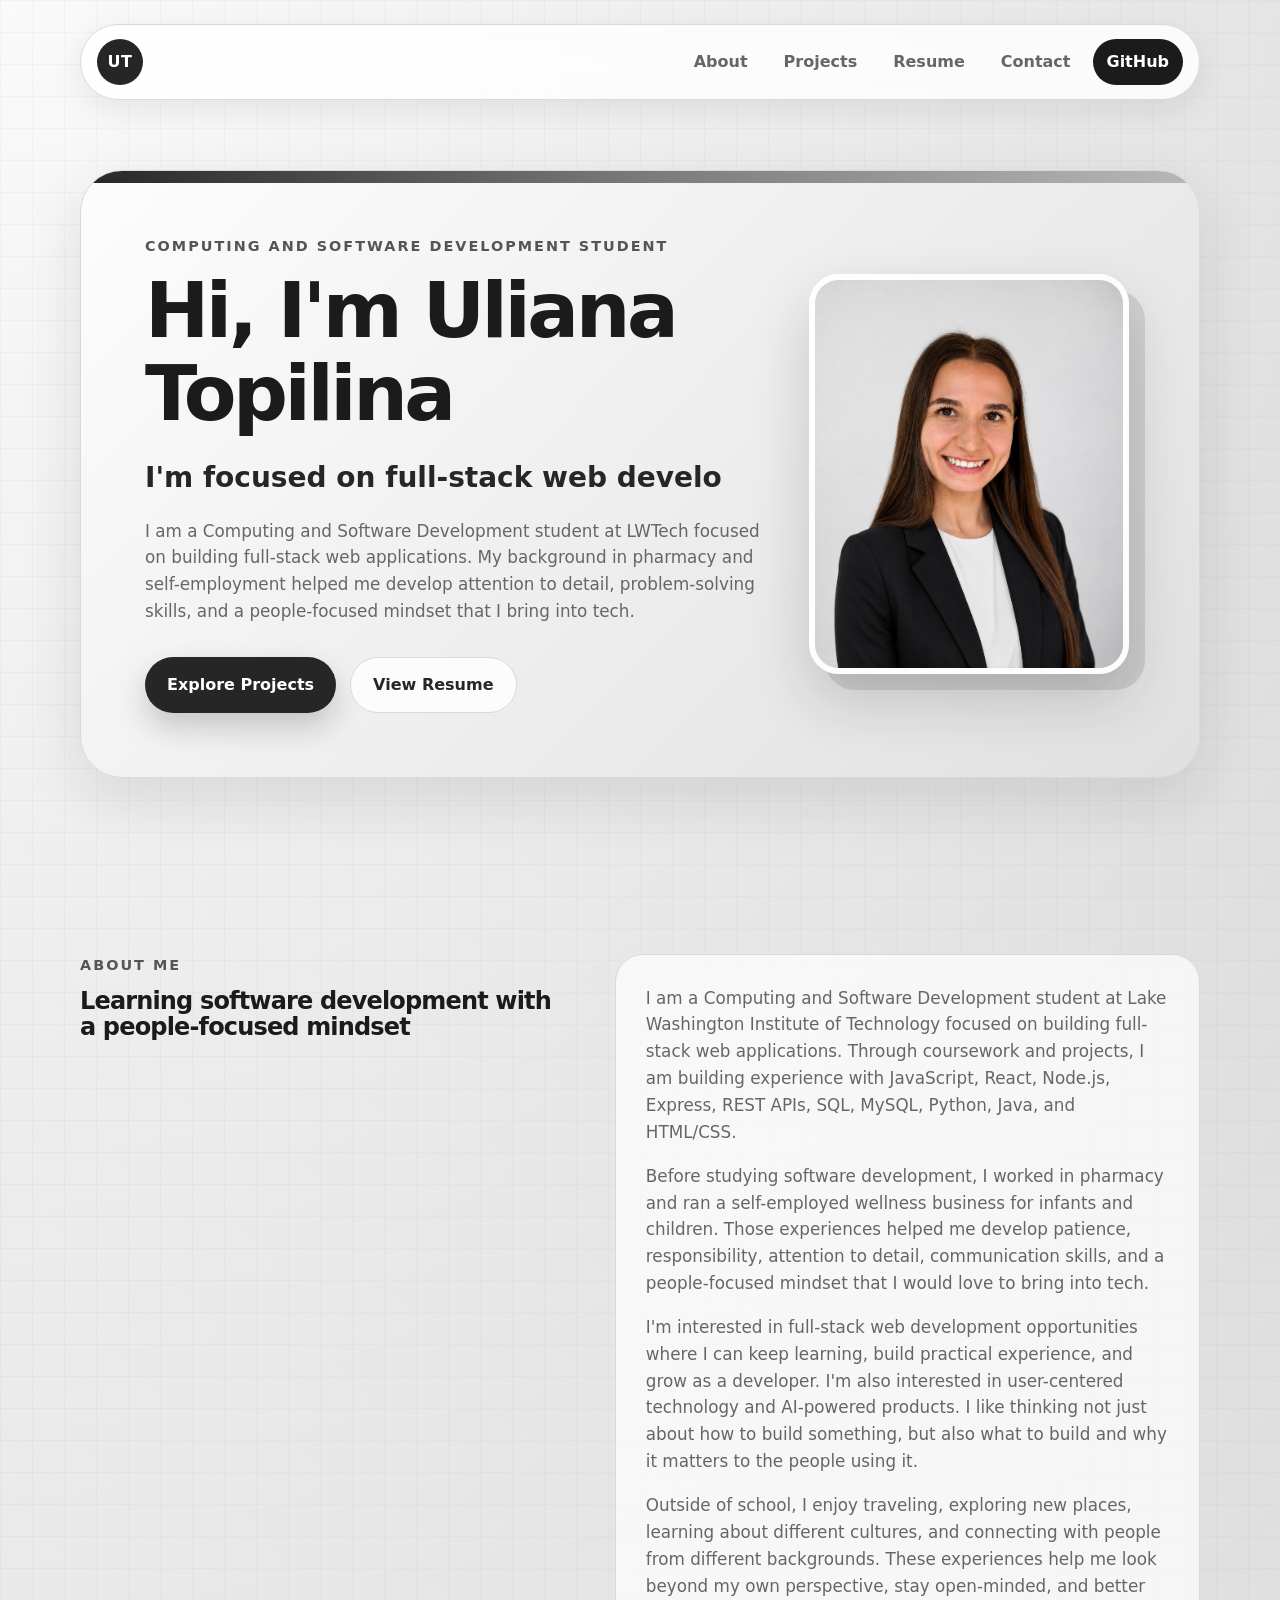
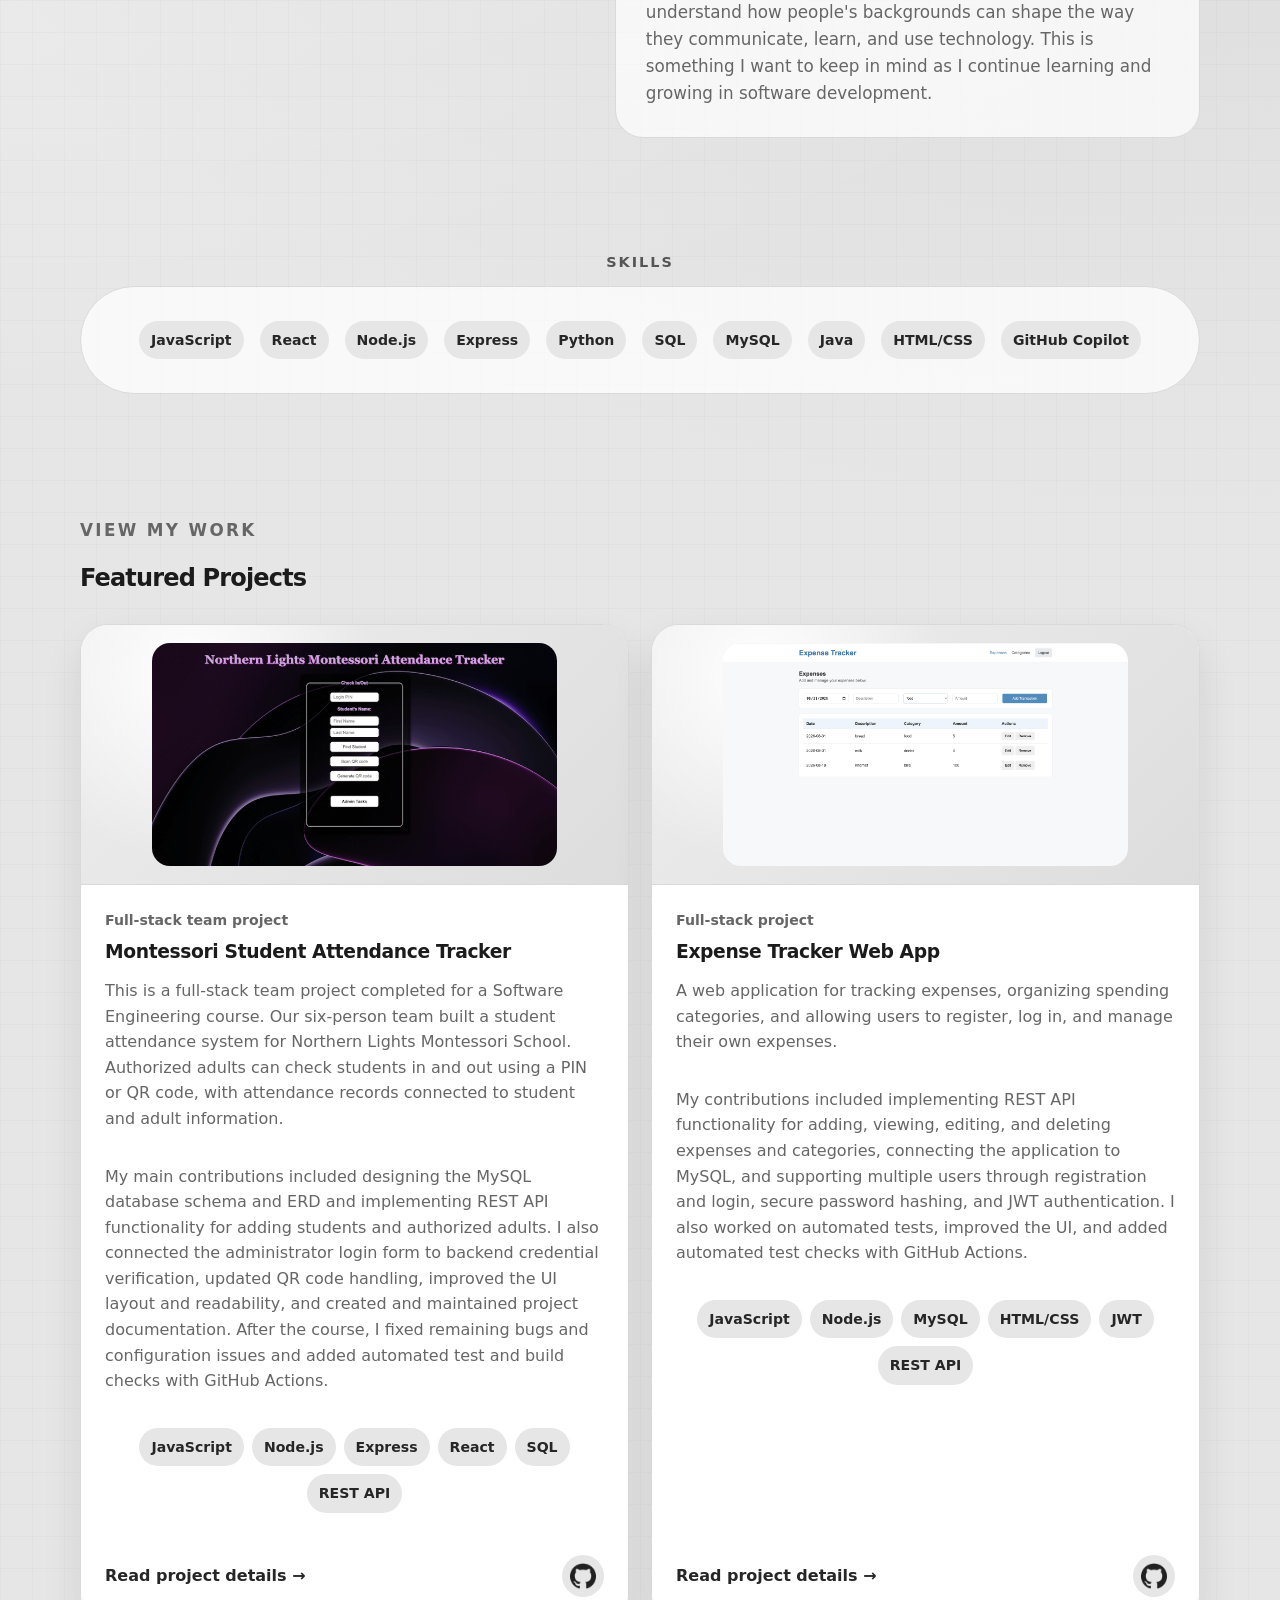
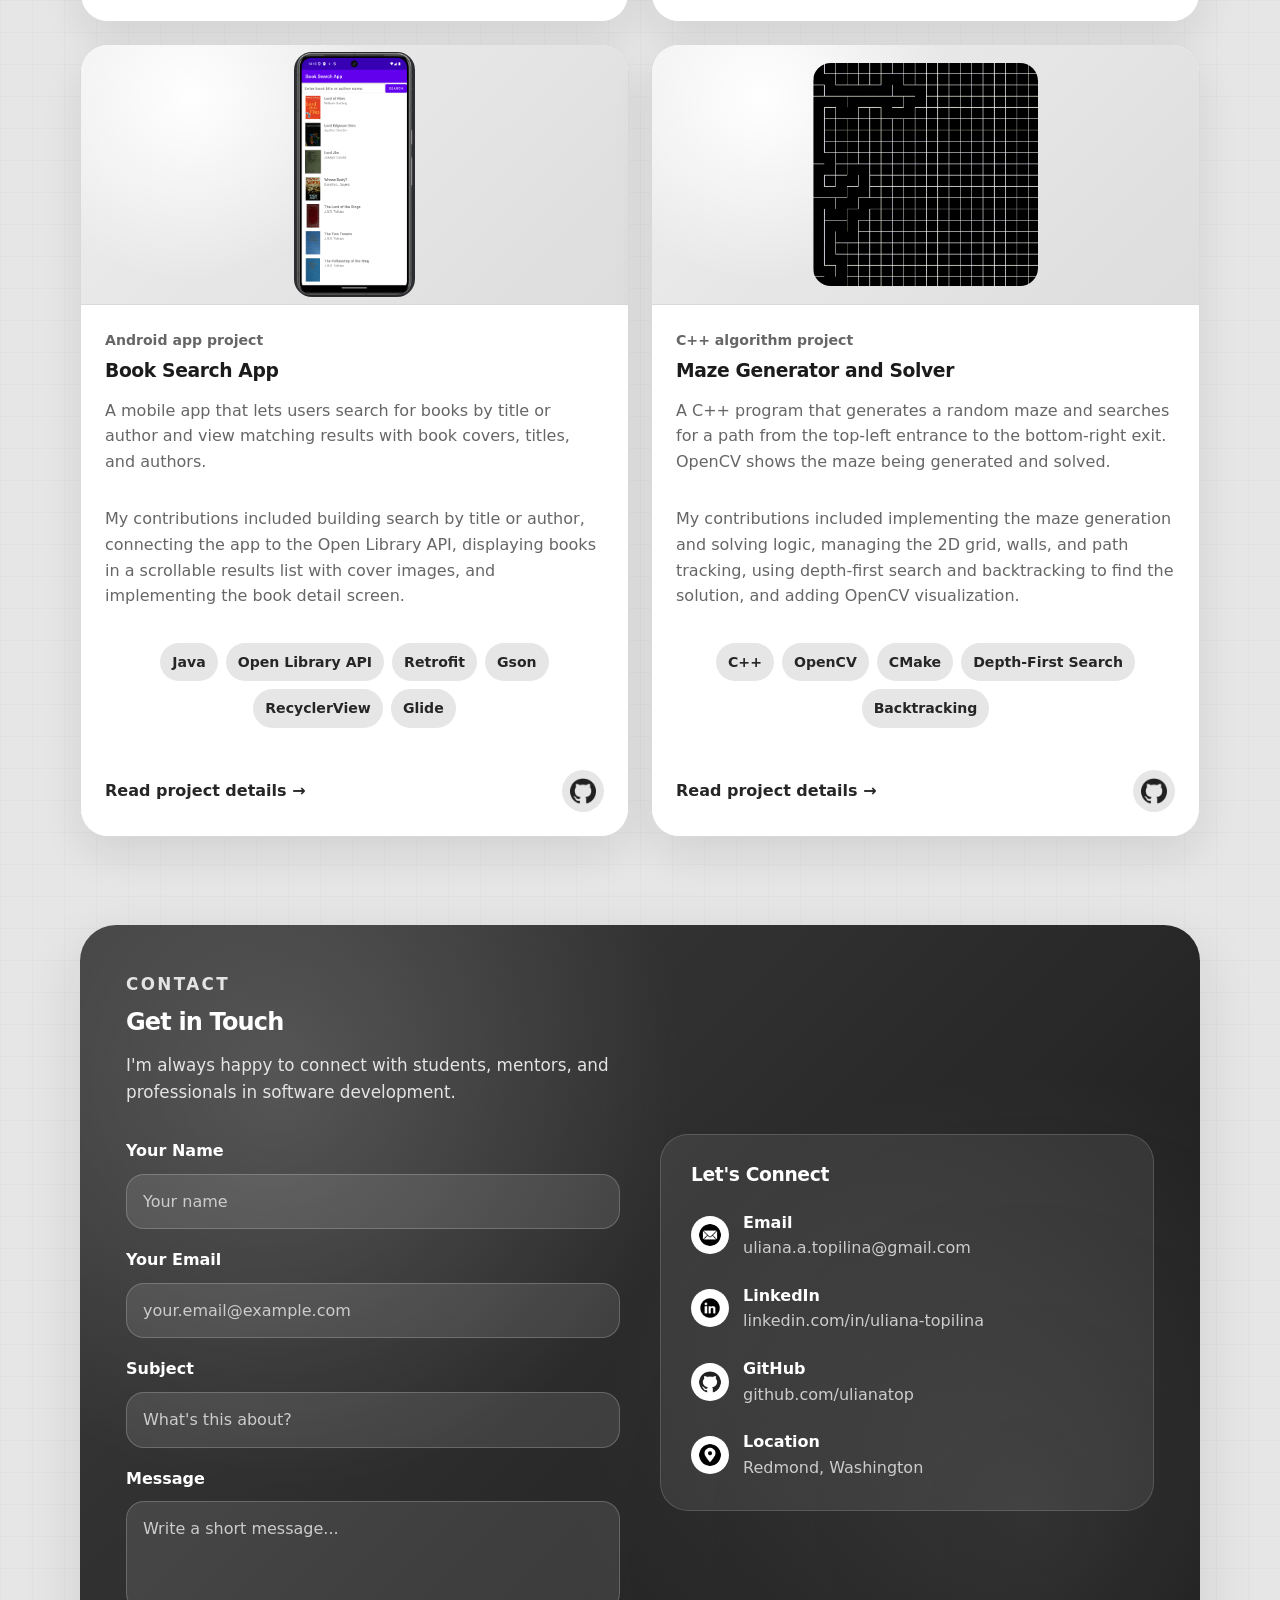
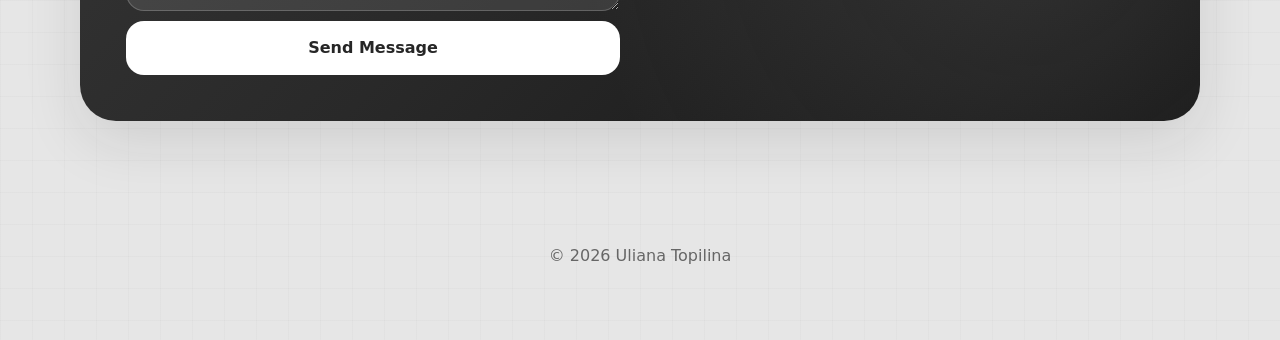
<file: index.html>
<!DOCTYPE html>
<html lang="en">

<head>
    <meta charset="UTF-8" />
    <meta name="viewport" content="width=device-width, initial-scale=1.0" />
    <meta name="description"
        content="Portfolio of Uliana Topilina, a Computing and Software Development student focused on building full-stack web applications" />
    <title>Uliana Topilina - Computing and Software Development Student</title>
    <link rel="icon" href="favicon.svg">
    <link rel="stylesheet" href="style.css" />
</head>

<body>

    <header class="site-header">
        <a class="logo" href="index.html" aria-label="Uliana Topilina home">UT</a>
        <button class="nav-toggle" type="button" aria-label="Open menu" aria-expanded="false">☰</button>
        <nav class="nav-links">
            <a href="index.html#about">About</a>
            <a href="index.html#projects">Projects</a>
            <a href="resume.html">Resume</a>
            <a href="index.html#contact">Contact</a>
            <a class="nav-pill" href="https://github.com/ulianatop" target="_blank" rel="noopener">GitHub</a>
        </nav>
    </header>

    <main>
        <section class="hero section">
            <div class="hero-card">
                <div class="hero-text">
                    <p class="eyebrow">Computing and Software Development Student</p>
                    <h1>Hi, I'm Uliana Topilina</h1>
                    <p class="typing-line">I'm focused on <span id="typewriter">full-stack web development.</span></p>
                    <p class="hero-copy">
                        I am a Computing and Software Development student at LWTech focused on building full-stack web
                        applications.
                        My background in pharmacy and self-employment helped me develop attention
                        to detail, problem-solving skills, and a people-focused mindset that I bring
                        into tech.
                    </p>
                    <div class="hero-actions">
                        <a class="button primary" href="#projects">Explore Projects</a>
                        <a class="button secondary" href="resume.html">View Resume</a>
                    </div>
                </div>
                <div class="profile-wrap">
                    <div class="soft-orb"></div>
                    <img src="images/profile.jpg" alt="Portrait of me" class="profile-photo" />
                </div>
            </div>
        </section>

        <section id="about" class="section two-column">
            <div>
                <p class="eyebrow">About me</p>
                <h2>Learning software development with a people-focused mindset</h2>
            </div>
            <div class="text-block">
                <p>
                    I am a Computing and Software Development student at Lake Washington Institute of Technology
                    focused on building full-stack web applications. Through coursework and projects, I am
                    building experience with JavaScript, React, Node.js, Express, REST APIs, SQL,
                    MySQL, Python, Java, and HTML/CSS.
                </p>

                <p>
                    Before studying software development, I worked in pharmacy and ran a self-employed wellness business
                    for infants and children. Those experiences helped me develop patience, responsibility, attention to
                    detail, communication skills, and a people-focused mindset that I would love to bring into tech.
                </p>

                <p>
                    I'm interested in full-stack web development opportunities where I can keep
                    learning, build practical experience, and grow as a developer. I'm also interested in user-centered
                    technology and AI-powered products. I like thinking not just about how to build something, but also
                    what to build and why it matters to the people using it.
                </p>

                <p>
                    Outside of school, I enjoy traveling, exploring new places, learning about different cultures, and
                    connecting with people from different backgrounds. These experiences help me look beyond my own
                    perspective, stay open-minded, and better understand how people's backgrounds can shape the way they
                    communicate, learn, and use technology. This is something I want to keep in mind as I continue
                    learning and growing in software development.
                </p>
            </div>
        </section>

        <section class="section skills-section">
            <p class="eyebrow">Skills</p>
            <div class="skills-strip" aria-label="Technical skills">
                <span>JavaScript</span>
                <span>React</span>
                <span>Node.js</span>
                <span>Express</span>
                <span>Python</span>
                <span>SQL</span>
                <span>MySQL</span>
                <span>Java</span>
                <span>HTML/CSS</span>
                <span>GitHub Copilot</span>
            </div>
        </section>

        <section id="projects" class="section">
            <div class="section-heading">
                <p class="eyebrow">View my work</p>
                <h2>Featured Projects</h2>
            </div>

            <div class="project-grid">
                <article class="project-card featured">
                    <div class="project-media wide-preview">
                        <img src="images/montessori-main.png" alt="Screenshot of Student Attendance Tracker"
                            class="project-image" />
                    </div>
                    <div class="project-content">
                        <p class="status">Full-stack team project</p>
                        <h3>Montessori Student Attendance Tracker</h3>
                        <p>
                            This is a full-stack team project completed for a Software Engineering course.
                            Our six-person team built a student attendance system for Northern Lights
                            Montessori School. Authorized adults can check students in and out using a PIN
                            or QR code, with attendance records connected to student and adult information.
                        </p>

                        <p>
                            My main contributions included designing the MySQL database schema and ERD and implementing
                            REST API functionality for adding students and authorized adults. I also connected the
                            administrator login form to backend credential verification, updated QR code handling,
                            improved the UI layout and readability, and created and maintained project documentation.
                            After the course, I fixed remaining bugs and configuration issues and added automated test 
                            and build checks with GitHub Actions.
                        </p>
                        <div class="tags">
                            <span>JavaScript</span>
                            <span>Node.js</span>
                            <span>Express</span>
                            <span>React</span>
                            <span>SQL</span>
                            <span>REST API</span>
                        </div>
                        <div class="project-card-bottom">
                            <a href="projects/montessori.html">Read project details →</a>

                            <a href="https://github.com/ulianatop/student-attendance-tracker" target="_blank"
                                rel="noopener" aria-label="View GitHub repo">
                                <img src="images/github.png" alt="" class="project-github-icon">
                            </a>
                        </div>
                    </div>
                </article>

                <article class="project-card">
                    <div class="project-media wide-preview">
                        <img src="images/expense.png" alt="Screenshot of Expense Tracker Web App"
                            class="project-image" />
                    </div>
                    <div class="project-content">
                        <p class="status">Full-stack project</p>
                        <h3>Expense Tracker Web App</h3>
                        <p>
                            A web application for tracking expenses, organizing spending categories, and allowing users
                            to register, log in, and manage their own expenses.
                        </p>
                        <p>
                            My contributions included implementing REST API functionality for adding, viewing, editing,
                            and deleting expenses and categories, connecting the application to MySQL, and supporting
                            multiple users through registration and login, secure password hashing, and JWT
                            authentication. I also worked on automated tests, improved the UI, and added automated test
                            checks with GitHub Actions.
                        </p>
                        <div class="tags">
                            <span>JavaScript</span>
                            <span>Node.js</span>
                            <span>MySQL</span>
                            <span>HTML/CSS</span>
                            <span>JWT</span>
                            <span>REST API</span>
                        </div>
                        <div class="project-card-bottom">
                            <a href="projects/expense-tracker.html">Read project details →</a>

                            <a href="https://github.com/ulianatop/expense-tracker-web-app" target="_blank"
                                rel="noopener" aria-label="View GitHub repo">
                                <img src="images/github.png" alt="" class="project-github-icon">
                            </a>
                        </div>
                    </div>
                </article>

                <article class="project-card">
                    <div class="project-media phone-preview">
                        <img src="images/book.png" alt="Screenshot of Book Search App" class="project-image" />
                    </div>

                    <div class="project-content">
                        <p class="status">Android app project</p>
                        <h3>Book Search App</h3>
                        <p>
                            A mobile app that lets users search for books by title or author and view matching results
                            with book covers, titles, and authors.
                        </p>
                        <p>
                            My contributions included building search by title or author, connecting the app to the Open
                            Library API, displaying books in a scrollable results list with cover images, and
                            implementing the book detail screen.
                        </p>
                        <div class="tags">
                            <span>Java</span>
                            <span>Open Library API</span>
                            <span>Retrofit</span>
                            <span>Gson</span>
                            <span>RecyclerView</span>
                            <span>Glide</span>
                        </div>
                        <div class="project-card-bottom">
                            <a href="projects/book-search.html">Read project details →</a>

                            <a href="https://github.com/ulianatop/book-search-android-app" target="_blank"
                                rel="noopener" aria-label="View GitHub repo">
                                <img src="images/github.png" alt="" class="project-github-icon">
                            </a>
                        </div>
                    </div>
                </article>

                <article class="project-card">
                    <div class="project-media wide-preview">
                        <img src="images/maze-demo.gif" alt="Animation of the Maze Generator and Solver"
                            class="project-image" loading="lazy" />
                    </div>

                    <div class="project-content">
                        <p class="status">C++ algorithm project</p>
                        <h3>Maze Generator and Solver</h3>

                        <p>
                            A C++ program that generates a random maze and searches for a path
                            from the top-left entrance to the bottom-right exit. OpenCV shows
                            the maze being generated and solved.
                        </p>

                        <p>
                            My contributions included implementing the maze generation and solving
                            logic, managing the 2D grid, walls, and path tracking, using depth-first
                            search and backtracking to find the solution, and adding OpenCV
                            visualization.
                        </p>

                        <div class="tags">
                            <span>C++</span>
                            <span>OpenCV</span>
                            <span>CMake</span>
                            <span>Depth-First Search</span>
                            <span>Backtracking</span>
                        </div>

                        <div class="project-card-bottom">
                            <a href="projects/maze.html">Read project details →</a>

                            <a href="https://github.com/ulianatop/maze-generator-solver" target="_blank" rel="noopener"
                                aria-label="View GitHub repo">
                                <img src="images/github.png" alt="" class="project-github-icon">
                            </a>
                        </div>
                    </div>
                </article>
            </div>
        </section>

        <section id="contact" class="section contact-card">
            <div>
                <p class="eyebrow">Contact</p>
                <h2>Get in Touch</h2>
                <p>I'm always happy to connect with students, mentors, and professionals in software development.</p>

                <form id="contact-form" class="simple-contact-form" name="contact" method="POST" data-netlify="true"
                    netlify>
                    <input type="hidden" name="form-name" value="contact">

                    <label for="name">Your Name</label>
                    <input type="text" id="name" name="name" placeholder="Your name" required>

                    <label for="email">Your Email</label>
                    <input type="email" id="email" name="email" placeholder="your.email@example.com" required>

                    <label for="subject">Subject</label>
                    <input type="text" id="subject" name="subject" placeholder="What's this about?" required>

                    <label for="message">Message</label>
                    <textarea id="message" name="message" placeholder="Write a short message..." required></textarea>

                    <button type="submit">Send Message</button>
                </form>
            </div>

            <div class="contact-info-card">
                <h3>Let's Connect</h3>

                <div class="contact-info-list">
                    <a href="mailto:uliana.a.topilina@gmail.com">
                        <img src="images/email.png" alt="" class="contact-icon">
                        <div>
                            <strong>Email</strong>
                            <span>uliana.a.topilina@gmail.com</span>
                        </div>
                    </a>

                    <a href="https://www.linkedin.com/in/uliana-topilina/" target="_blank" rel="noopener">
                        <img src="images/linkedin.png" alt="" class="contact-icon">
                        <div>
                            <strong>LinkedIn</strong>
                            <span>linkedin.com/in/uliana-topilina</span>
                        </div>
                    </a>

                    <a href="https://github.com/ulianatop" target="_blank" rel="noopener">
                        <img src="images/github.png" alt="" class="contact-icon">
                        <div>
                            <strong>GitHub</strong>
                            <span>github.com/ulianatop</span>
                        </div>
                    </a>

                    <div class="contact-location">
                        <img src="images/gps.png" alt="" class="contact-icon">
                        <div>
                            <strong>Location</strong>
                            <span>Redmond, Washington</span>
                        </div>
                    </div>
                </div>
            </div>
        </section>
    </main>

    <footer class="footer">
        <p>© <span id="year"></span> Uliana Topilina</p>
    </footer>
    <script src="script.js"></script>
</body>

</html>
</file>
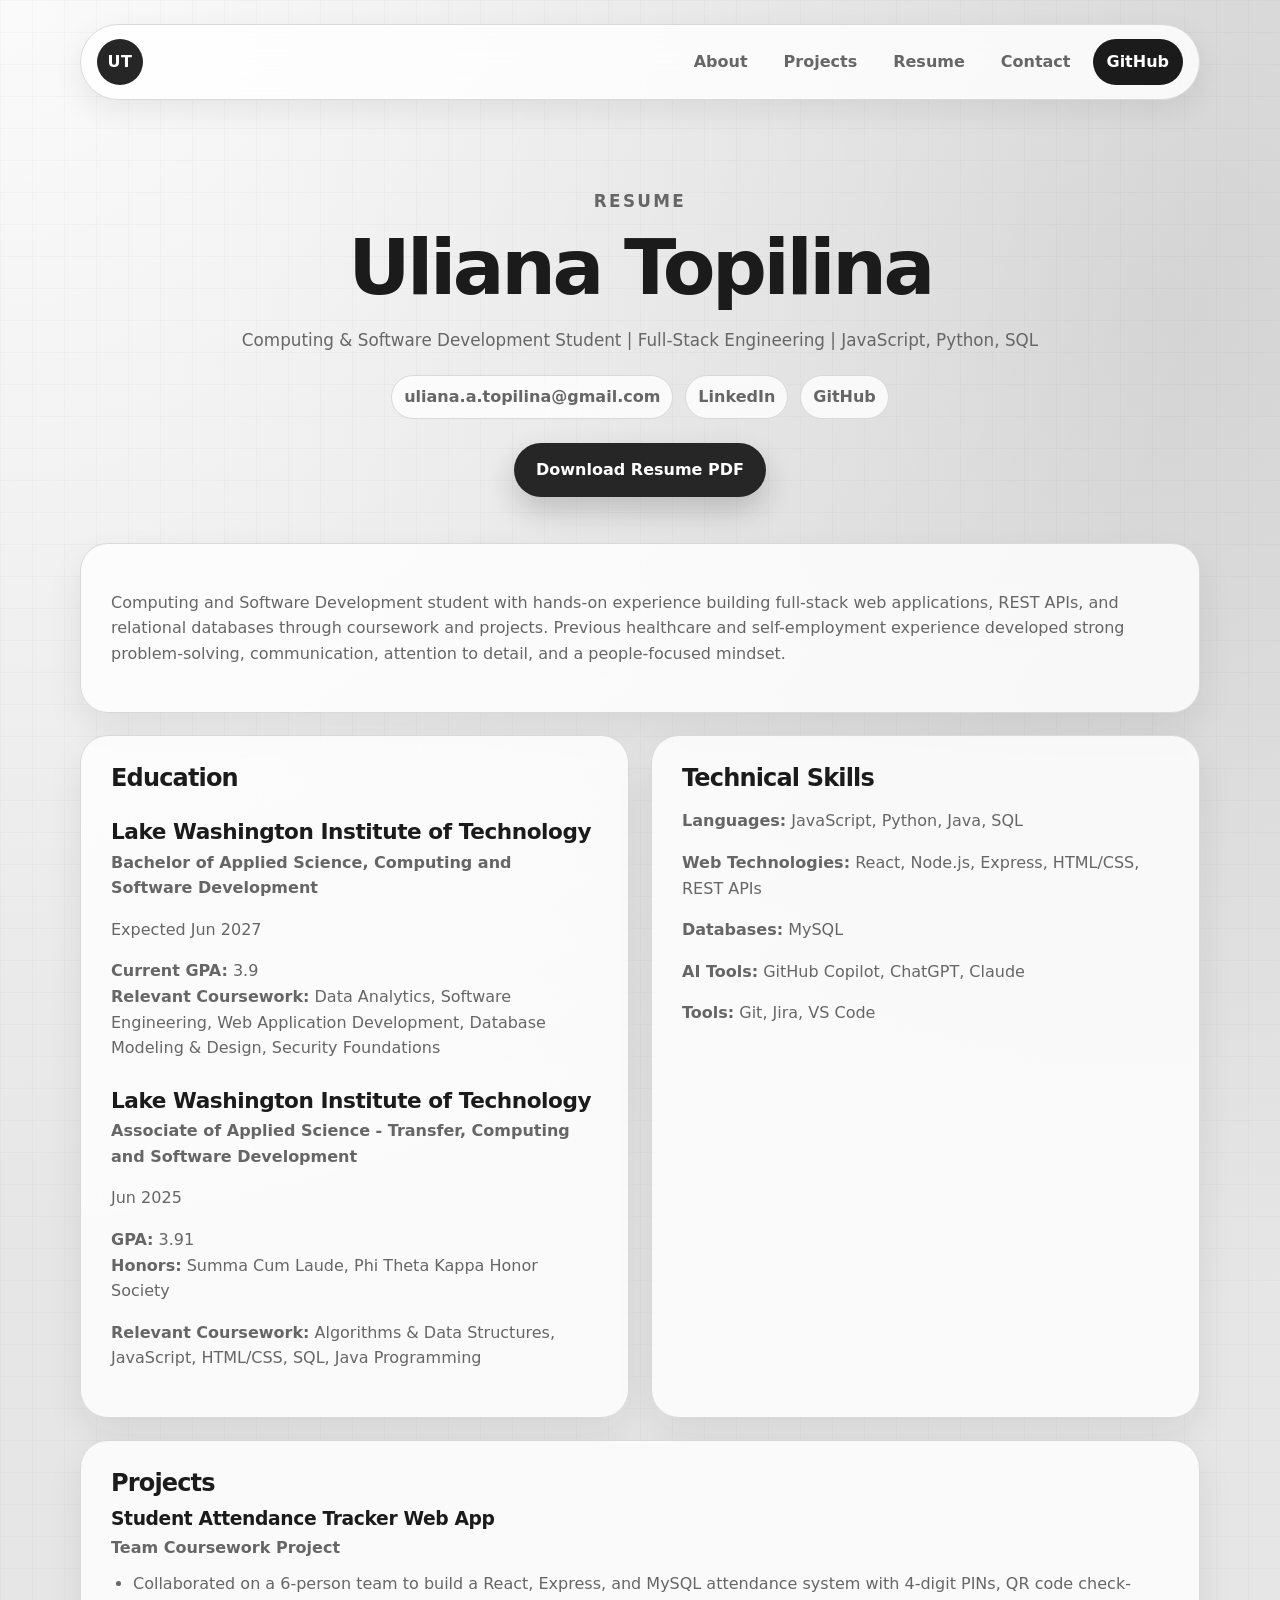
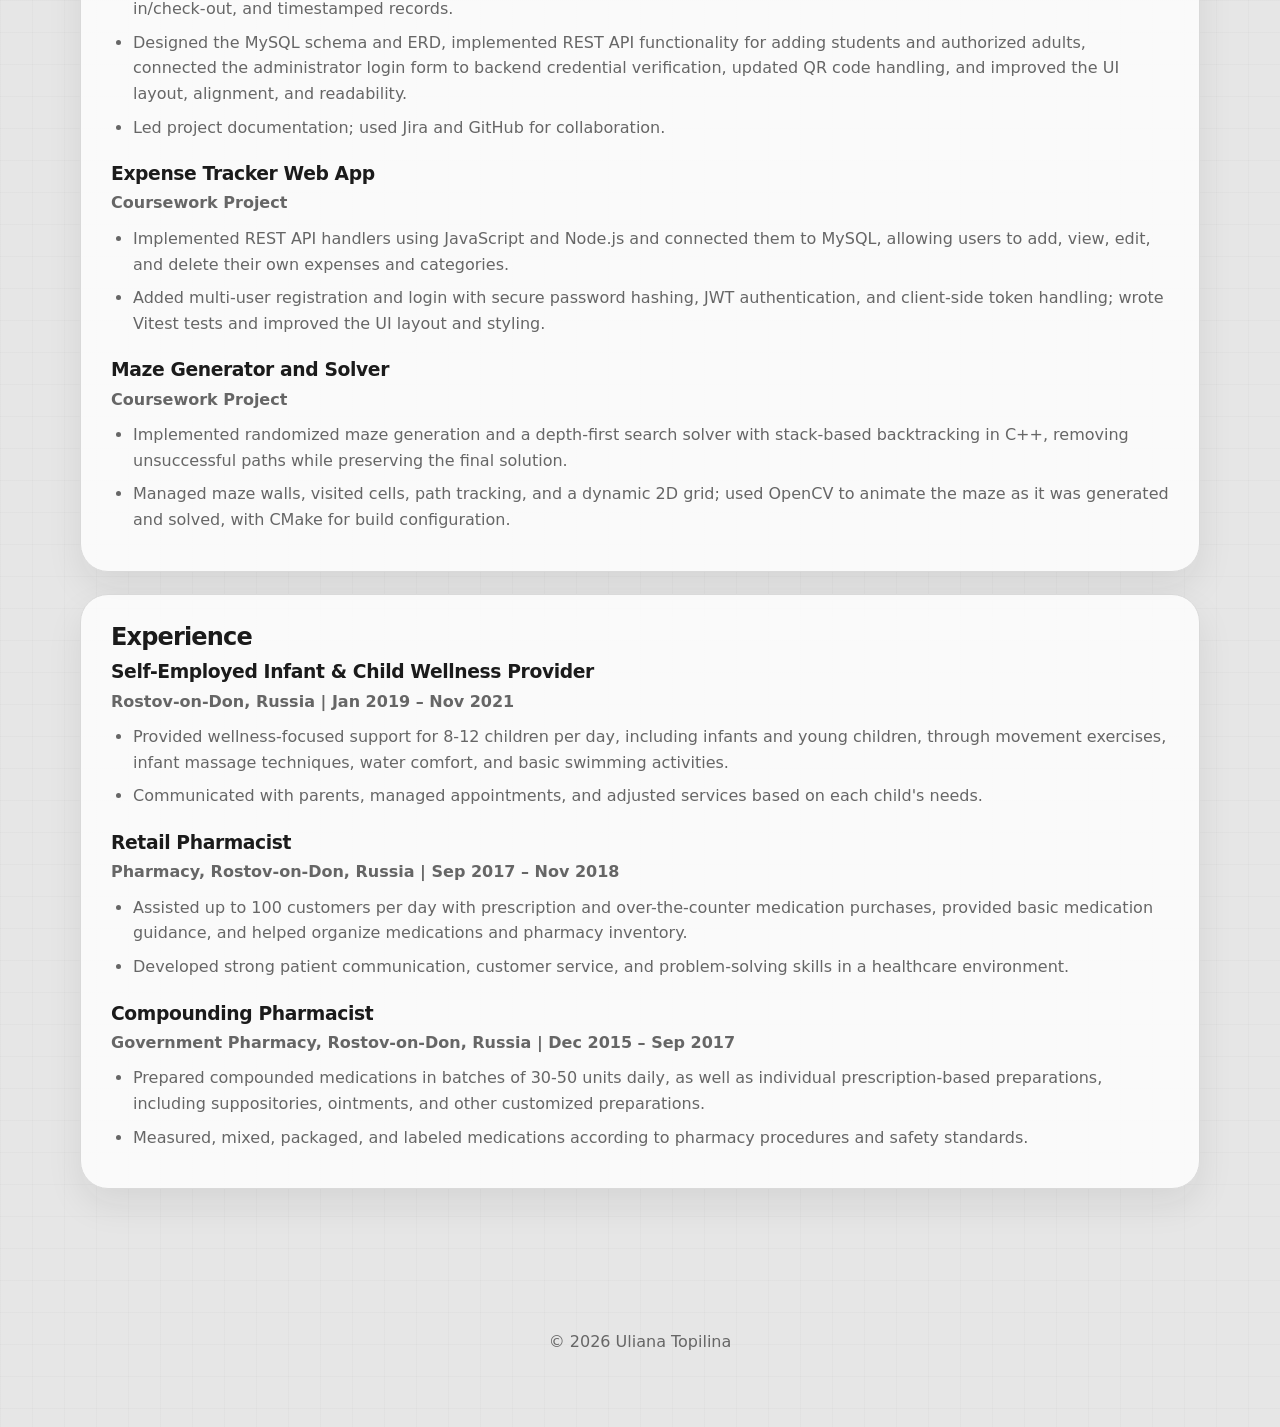
<file: resume.html>
<!DOCTYPE html>
<html lang="en">

<head>
  <meta charset="UTF-8" />
  <meta name="viewport" content="width=device-width, initial-scale=1.0" />
  <meta name="description" content="Online resume of Uliana Topilina" />
  <title>Uliana Topilina - Resume</title>
  <link rel="icon" href="favicon.svg">
  <link rel="stylesheet" href="style.css" />
</head>

<body>

  <header class="site-header">
    <a class="logo" href="index.html" aria-label="Uliana Topilina home">UT</a>
    <button class="nav-toggle" type="button" aria-label="Open menu" aria-expanded="false">☰</button>
    <nav class="nav-links">
      <a href="index.html#about">About</a>
      <a href="index.html#projects">Projects</a>
      <a href="resume.html">Resume</a>
      <a href="index.html#contact">Contact</a>
      <a class="nav-pill" href="https://github.com/ulianatop" target="_blank" rel="noopener">GitHub</a>
    </nav>
  </header>

  <main>
    <section class="section resume-hero">
      <p class="eyebrow">Resume</p>
      <h1>Uliana Topilina</h1>
      <p>Computing & Software Development Student | Full-Stack Engineering | JavaScript, Python, SQL</p>

      <div class="resume-contact">
        <a href="mailto:uliana.a.topilina@gmail.com">uliana.a.topilina@gmail.com</a>
        <a href="https://www.linkedin.com/in/uliana-topilina/" target="_blank" rel="noopener">LinkedIn</a>
        <a href="https://github.com/ulianatop" target="_blank" rel="noopener">GitHub</a>
      </div>

      <a class="button primary" href="resume/Uliana_Topilina_Resume.pdf" download>Download Resume PDF</a>
    </section>

    <section class="section resume-layout">

      <div class="resume-block wide">
        <p>
          Computing and Software Development student with hands-on experience building full-stack web applications, REST
          APIs, and relational databases through coursework and projects. Previous healthcare and self-employment
          experience developed strong problem-solving, communication, attention to detail, and a people-focused mindset.
        </p>
      </div>

      <div class="resume-block">
        <h2>Education</h2>

        <div class="education-item">
          <h3>Lake Washington Institute of Technology</h3>
          <p class="degree-title">Bachelor of Applied Science, Computing and Software Development</p>
          <p>Expected Jun 2027</p>
          <p>
            <strong>Current GPA:</strong> 3.9<br>
            <strong>Relevant Coursework:</strong> Data Analytics, Software Engineering, Web Application Development,
            Database Modeling &amp; Design, Security Foundations
          </p>
        </div>

        <div class="education-item">
          <h3>Lake Washington Institute of Technology</h3>
          <p class="degree-title">Associate of Applied Science - Transfer, Computing and Software Development</p>
          <p>Jun 2025</p>
          <p>
            <strong>GPA:</strong> 3.91<br>
            <strong>Honors:</strong> Summa Cum Laude, Phi Theta Kappa Honor Society
          </p>
          <p>
            <strong>Relevant Coursework:</strong> Algorithms &amp; Data Structures, JavaScript, HTML/CSS, SQL,
            Java Programming
          </p>
        </div>
      </div>

      <div class="resume-block">
        <h2>Technical Skills</h2>
        <p><strong>Languages:</strong> JavaScript, Python, Java, SQL</p>
        <p><strong>Web Technologies:</strong> React, Node.js, Express, HTML/CSS, REST APIs</p>
        <p><strong>Databases:</strong> MySQL</p>
        <p><strong>AI Tools:</strong> GitHub Copilot, ChatGPT, Claude</p>
        <p><strong>Tools:</strong> Git, Jira, VS Code</p>
      </div>

      <div class="resume-block wide">
        <h2>Projects</h2>

        <div class="resume-item">
          <h3>Student Attendance Tracker Web App</h3>
          <p><strong>Team Coursework Project</strong></p>
          <ul>
            <li>
              Collaborated on a 6-person team to build a React, Express, and MySQL attendance system with 4-digit
              PINs, QR code check-in/check-out, and timestamped records.
            </li>
            <li>
              Designed the MySQL schema and ERD, implemented REST API functionality for adding students and authorized
              adults, connected the administrator login form to backend credential verification, updated QR code
              handling, and improved the UI layout, alignment, and readability.
            </li>
            <li>
              Led project documentation; used Jira and GitHub for collaboration.
            </li>
          </ul>
        </div>

        <div class="resume-item">
          <h3>Expense Tracker Web App</h3>
          <p><strong>Coursework Project</strong></p>
          <ul>
            <li>
              Implemented REST API handlers using JavaScript and Node.js and connected them to MySQL, allowing users to
              add, view, edit, and delete their own expenses and categories.
            </li>
            <li>
              Added multi-user registration and login with secure password hashing, JWT authentication, and client-side
              token handling; wrote Vitest tests and improved the UI layout and styling.
            </li>
          </ul>
        </div>

        <div class="resume-item">
          <h3>Maze Generator and Solver</h3>
          <p><strong>Coursework Project</strong></p>
          <ul>
            <li>
              Implemented randomized maze generation and a depth-first search solver with stack-based backtracking in
              C++, removing unsuccessful paths while preserving the final solution.
            </li>
            <li>
              Managed maze walls, visited cells, path tracking, and a dynamic 2D grid; used OpenCV to animate the maze
              as it was generated and solved, with CMake for build configuration.
            </li>
          </ul>
        </div>
      </div>

      <div class="resume-block wide">
        <h2>Experience</h2>

        <div class="resume-item">
          <h3>Self-Employed Infant &amp; Child Wellness Provider</h3>
          <p><strong>Rostov-on-Don, Russia | Jan 2019 – Nov 2021</strong></p>
          <ul>
            <li>
              Provided wellness-focused support for 8-12 children per day, including infants and young
              children, through movement exercises, infant massage techniques, water comfort, and basic swimming
              activities.
            </li>
            <li>
              Communicated with parents, managed appointments, and adjusted services based on each child's needs.
            </li>
          </ul>
        </div>

        <div class="resume-item">
          <h3>Retail Pharmacist</h3>
          <p><strong>Pharmacy, Rostov-on-Don, Russia | Sep 2017 – Nov 2018</strong></p>
          <ul>
            <li>
              Assisted up to 100 customers per day with prescription and over-the-counter medication purchases, provided
              basic medication guidance, and helped organize medications and pharmacy inventory.
            </li>
            <li>
              Developed strong patient communication, customer service, and problem-solving skills in a healthcare
              environment.
            </li>
          </ul>
        </div>

        <div class="resume-item">
          <h3>Compounding Pharmacist</h3>
          <p><strong>Government Pharmacy, Rostov-on-Don, Russia | Dec 2015 – Sep 2017</strong></p>
          <ul>
            <li>
              Prepared compounded medications in batches of 30-50 units daily, as well as individual
              prescription-based preparations, including suppositories, ointments, and other customized preparations.
            </li>
            <li>
              Measured, mixed, packaged, and labeled medications according to pharmacy procedures and safety standards.
            </li>
          </ul>
        </div>
      </div>

    </section>
  </main>

  <footer class="footer">
    <p>© <span id="year"></span> Uliana Topilina</p>
  </footer>

  <script src="script.js"></script>
</body>

</html>
</file>
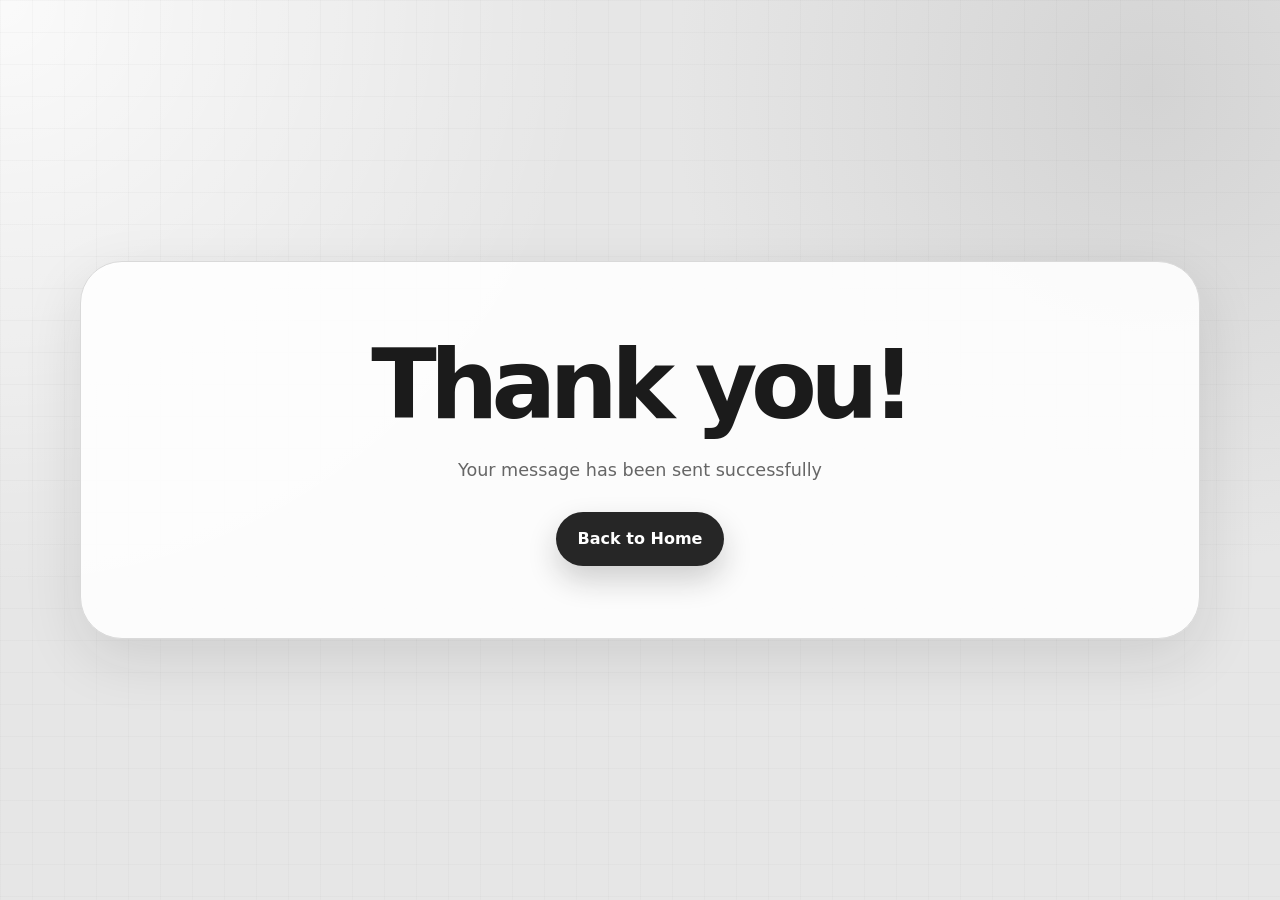
<file: success.html>
<!DOCTYPE html>
<html lang="en">

<head>
  <meta charset="UTF-8" />
  <meta name="viewport" content="width=device-width, initial-scale=1.0" />
  <title>Uliana Topilina - Message Sent</title>
  <link rel="icon" href="favicon.svg">
  <link rel="stylesheet" href="style.css" />
</head>

<body>
  <main class="success-page">
    <section class="success-card">
      <h1>Thank you!</h1>
      <p>Your message has been sent successfully</p>
      <a class="button primary" href="index.html">Back to Home</a>
    </section>
  </main>
</body>

</html>
</file>
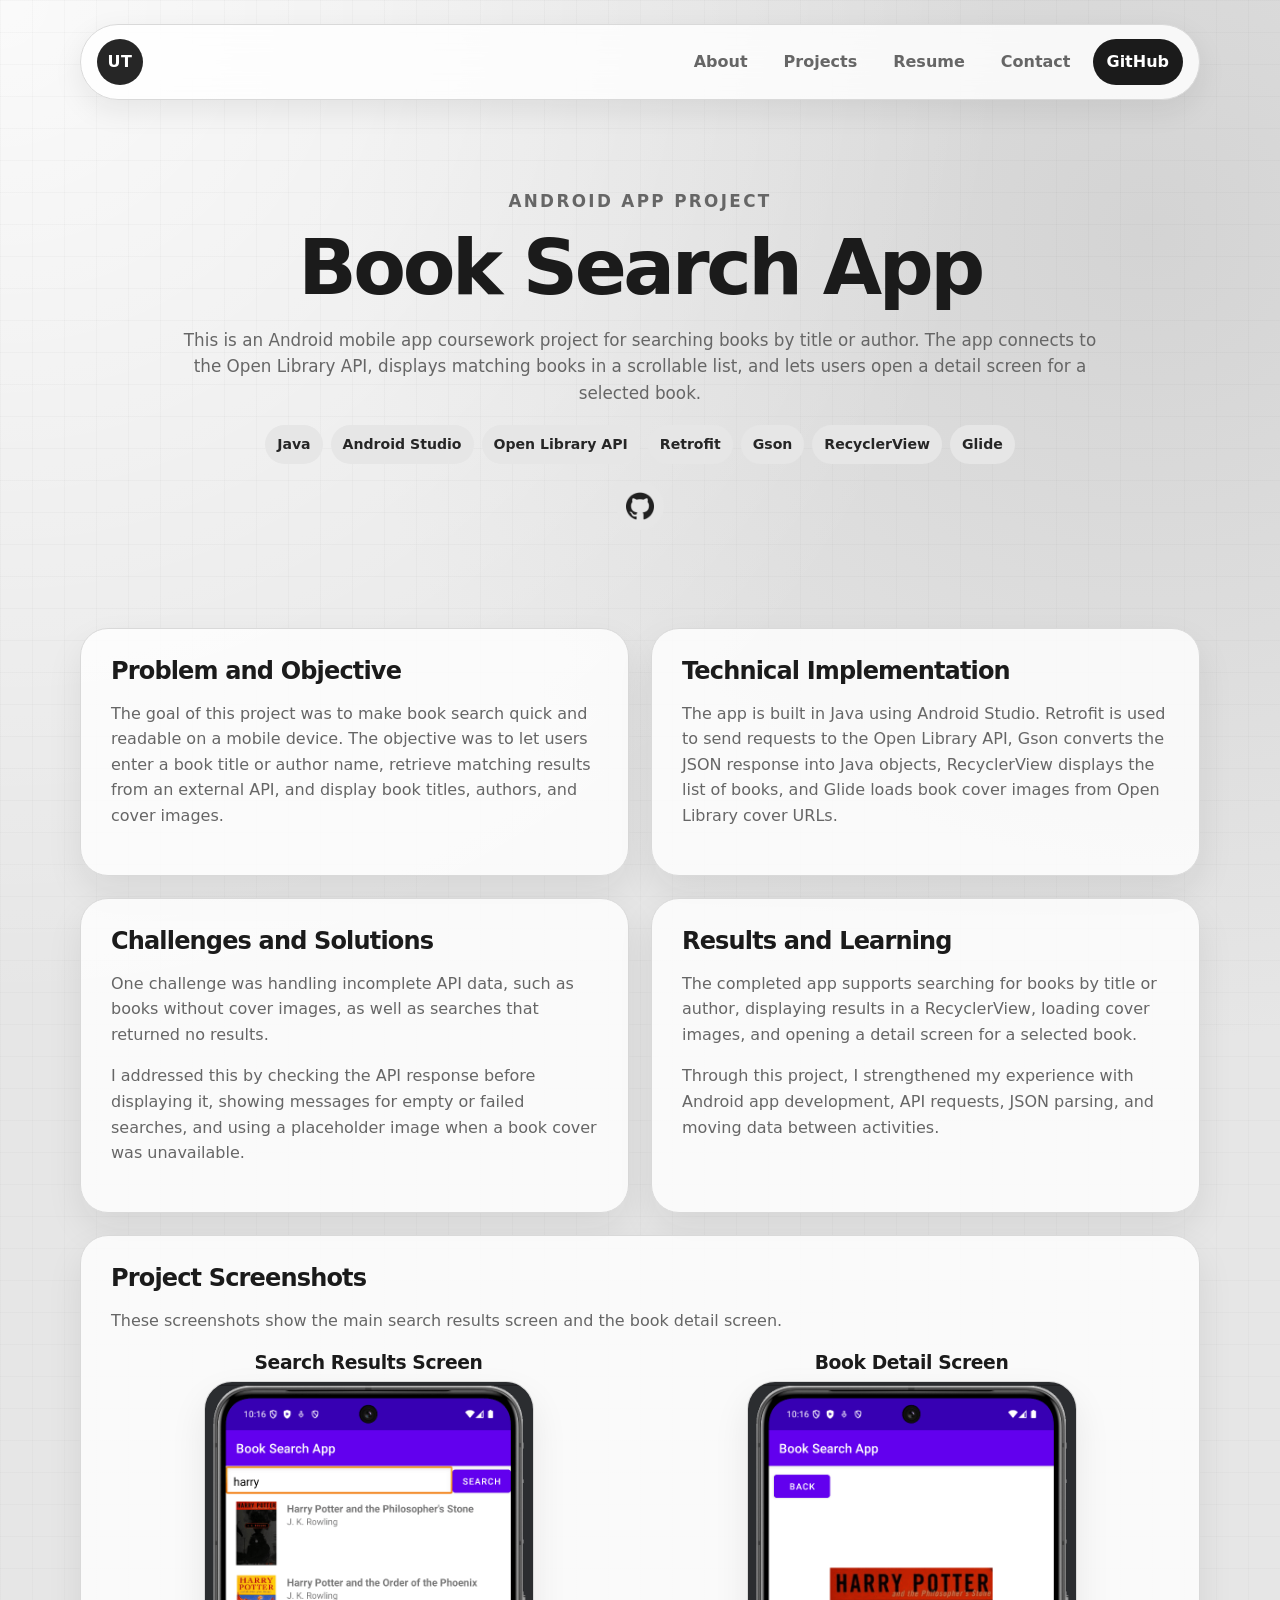
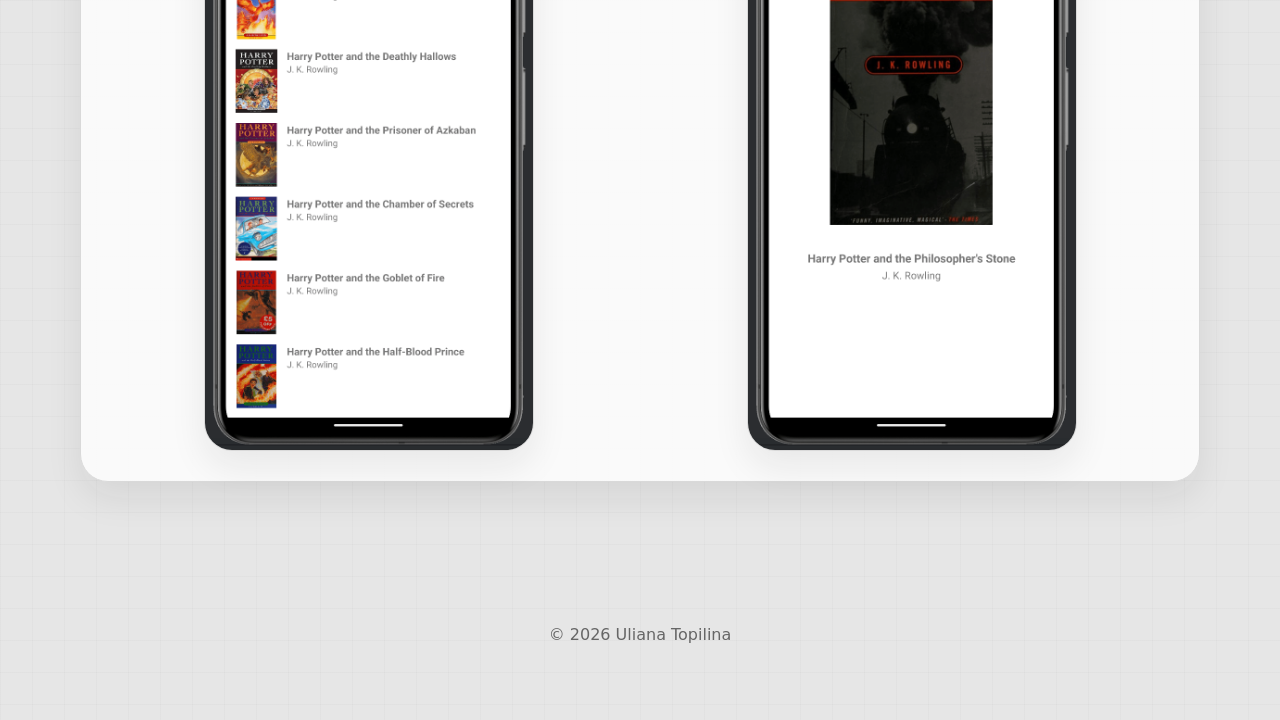
<file: projects/book-search.html>
<!DOCTYPE html>
<html lang="en">

<head>
  <meta charset="UTF-8" />
  <meta name="viewport" content="width=device-width, initial-scale=1.0" />
  <meta name="description" content="API project for searching books and displaying results." />
  <title>Uliana Topilina - Book Search App</title>
  <link rel="icon" href="../favicon.svg">
  <link rel="stylesheet" href="../style.css" />
</head>

<body>
  <header class="site-header">
    <a class="logo" href="../index.html" aria-label="Uliana Topilina home">UT</a>
    <button class="nav-toggle" type="button" aria-label="Open menu" aria-expanded="false">☰</button>
    <nav class="nav-links">
      <a href="../index.html#about">About</a>
      <a href="../index.html#projects">Projects</a>
      <a href="../resume.html">Resume</a>
      <a href="../index.html#contact">Contact</a>
      <a class="nav-pill" href="https://github.com/ulianatop" target="_blank" rel="noopener">GitHub</a>
    </nav>
  </header>

  <main class="project-detail">
    <section class="section detail-hero">
      <p class="eyebrow">Android app project</p>
      <h1>Book Search App</h1>
      <p>
        This is an Android mobile app coursework project for searching books by title or author. The app connects to the
        Open Library API, displays matching books in a scrollable list, and lets users open a detail screen
        for a selected book.
      </p>
      <div class="tags">
        <span>Java</span>
        <span>Android Studio</span>
        <span>Open Library API</span>
        <span>Retrofit</span>
        <span>Gson</span>
        <span>RecyclerView</span>
        <span>Glide</span>
      </div>

      <div class="project-action-icons">
        <a href="https://github.com/ulianatop/book-search-android-app" target="_blank" rel="noopener"
          aria-label="View project GitHub repo" title="View GitHub repo">
          <img src="../images/github.png" alt="" class="project-action-icon">
        </a>
      </div>
    </section>

    <section class="section detail-grid">
      <div class="detail-card">
        <h2>Problem and Objective</h2>
        <p>
          The goal of this project was to make book search quick and readable on a mobile device. The objective
          was to let users enter a book title or author name, retrieve matching results from an external API,
          and display book titles, authors, and cover images.
        </p>
      </div>

      <div class="detail-card">
        <h2>Technical Implementation</h2>
        <p>
          The app is built in Java using Android Studio. Retrofit is used to send requests to the Open Library
          API, Gson converts the JSON response into Java objects, RecyclerView displays the list of books, and
          Glide loads book cover images from Open Library cover URLs.
        </p>
      </div>

      <div class="detail-card">
        <h2>Challenges and Solutions</h2>
        <p>
          One challenge was handling incomplete API data, such as books without cover
          images, as well as searches that returned no results.
        </p>
        <p>
          I addressed this by checking the API response before displaying it, showing
          messages for empty or failed searches, and using a placeholder image when a
          book cover was unavailable.
        </p>
      </div>

      <div class="detail-card">
        <h2>Results and Learning</h2>
        <p>
          The completed app supports searching for books by title or author,
          displaying results in a RecyclerView, loading cover images, and opening a
          detail screen for a selected book.
        </p>
        <p>
          Through this project, I strengthened my experience with Android app development,
          API requests, JSON parsing, and moving data between activities.
        </p>
      </div>

      <div class="detail-card wide">
        <h2>Project Screenshots</h2>
        <p>
          These screenshots show the main search results screen and the book detail screen.
        </p>

        <div class="phone-screenshot-grid">
          <div class="screenshot-item">
            <h3>Search Results Screen</h3>
            <img src="../images/book-search.png" alt="Screenshot showing book search results"
              class="detail-image phone-detail-image" loading="lazy">
          </div>

          <div class="screenshot-item">
            <h3>Book Detail Screen</h3>
            <img src="../images/book-detail.png" alt="Screenshot of book detail screen"
              class="detail-image phone-detail-image" loading="lazy">
          </div>
        </div>
      </div>
    </section>
  </main>

  <footer class="footer">
    <p>© <span id="year"></span> Uliana Topilina</p>
  </footer>
  <script src="../script.js"></script>
</body>

</html>
</file>
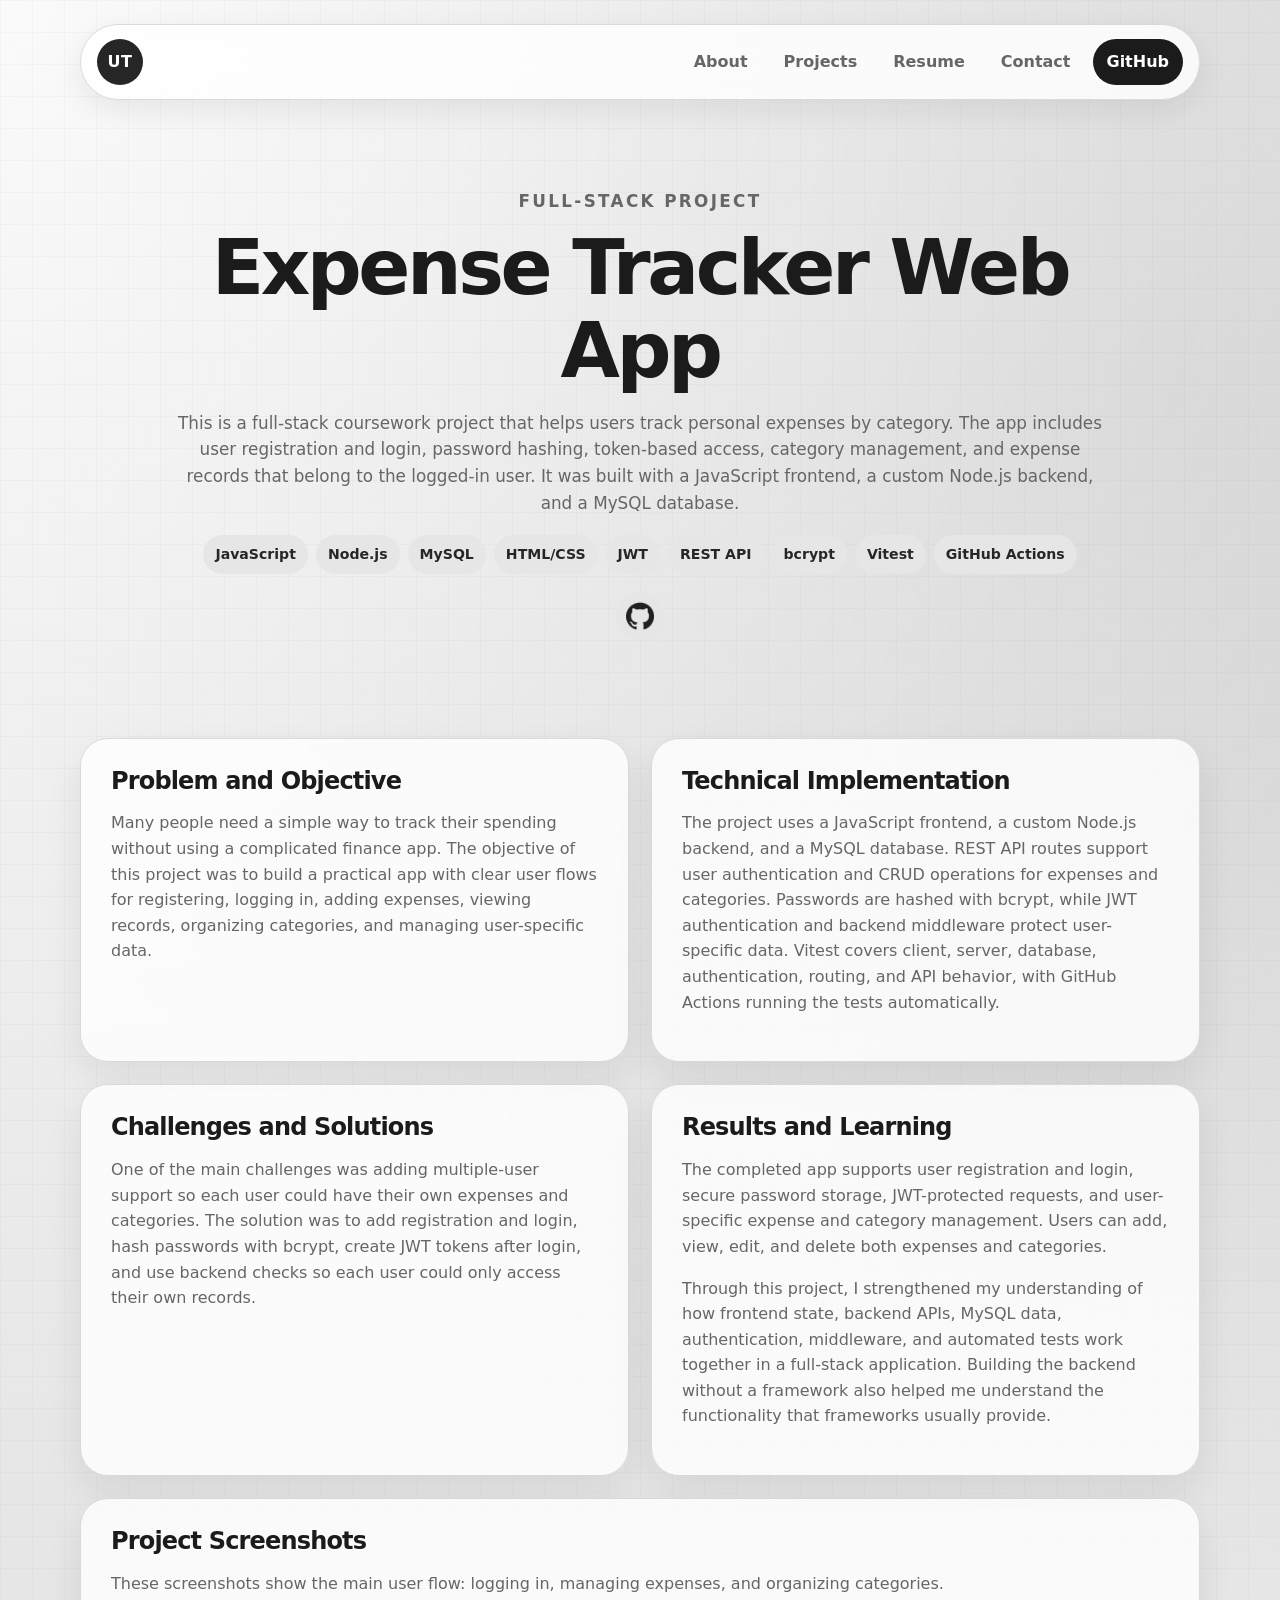
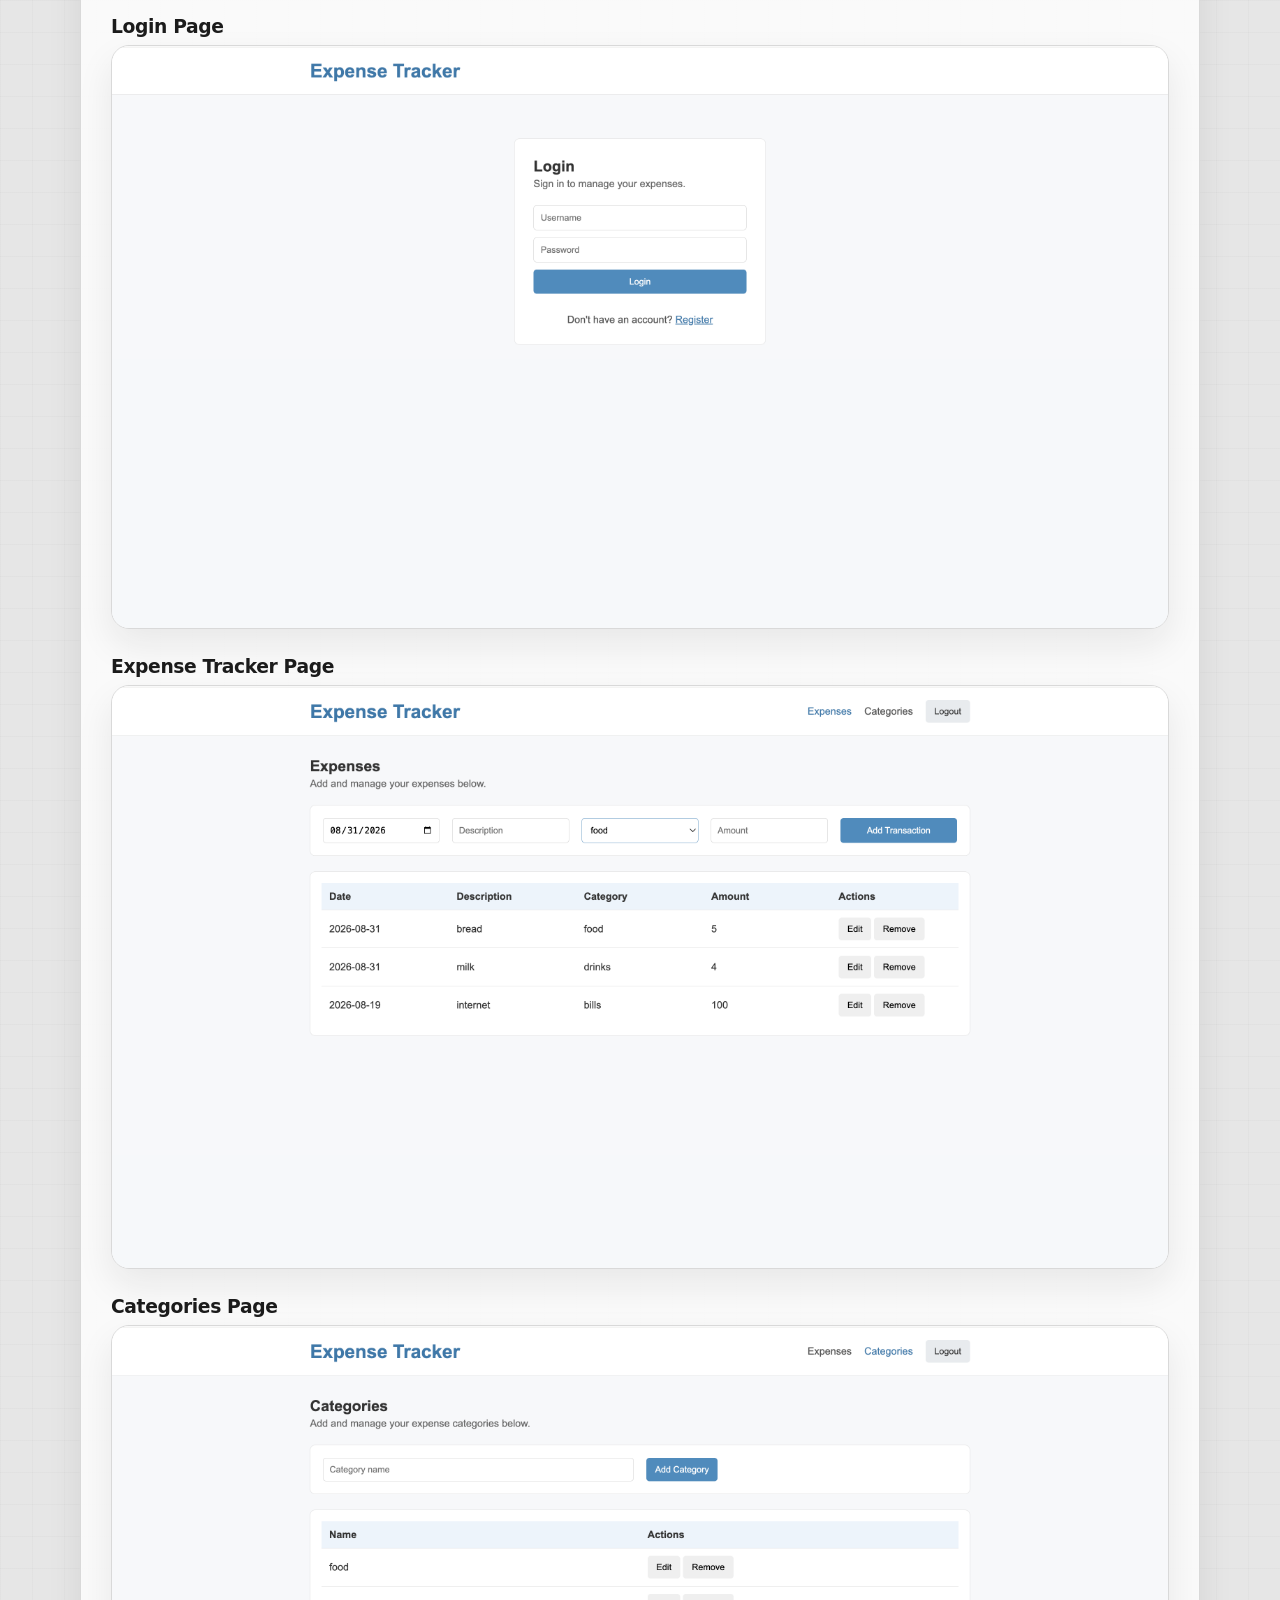
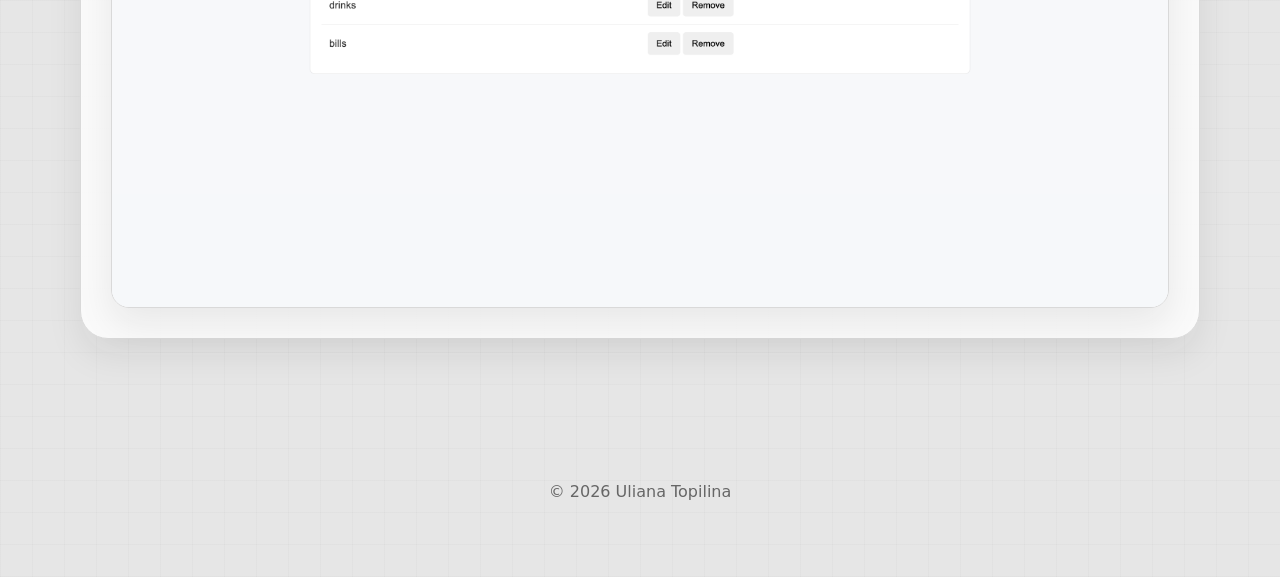
<file: projects/expense-tracker.html>
<!DOCTYPE html>
<html lang="en">

<head>
  <meta charset="UTF-8" />
  <meta name="viewport" content="width=device-width, initial-scale=1.0" />
  <meta name="description" content="Full-stack coursework project for tracking personal expenses." />
  <title>Uliana Topilina - Expense Tracker Web App</title>
  <link rel="icon" href="../favicon.svg">
  <link rel="stylesheet" href="../style.css" />
</head>

<body>
  <header class="site-header">
    <a class="logo" href="../index.html" aria-label="Uliana Topilina home">UT</a>
    <button class="nav-toggle" type="button" aria-label="Open menu" aria-expanded="false">☰</button>
    <nav class="nav-links">
      <a href="../index.html#about">About</a>
      <a href="../index.html#projects">Projects</a>
      <a href="../resume.html">Resume</a>
      <a href="../index.html#contact">Contact</a>
      <a class="nav-pill" href="https://github.com/ulianatop" target="_blank" rel="noopener">GitHub</a>
    </nav>
  </header>

  <main class="project-detail">
    <section class="section detail-hero">
      <p class="eyebrow">Full-stack project</p>
      <h1>Expense Tracker Web App</h1>
      <p>
        This is a full-stack coursework project that helps users track personal expenses by category.
        The app includes user registration and login, password hashing, token-based access, category management,
        and expense records that belong to the logged-in user. It was built with a JavaScript frontend, a custom
        Node.js backend, and a MySQL database.
      </p>

      <div class="tags">
        <span>JavaScript</span>
        <span>Node.js</span>
        <span>MySQL</span>
        <span>HTML/CSS</span>
        <span>JWT</span>
        <span>REST API</span>
        <span>bcrypt</span>
        <span>Vitest</span>
        <span>GitHub Actions</span>
      </div>

      <div class="project-action-icons">
        <a href="https://github.com/ulianatop/expense-tracker-web-app" target="_blank" rel="noopener"
          aria-label="View project GitHub repo" title="View GitHub repo">
          <img src="../images/github.png" alt="" class="project-action-icon">
        </a>
      </div>
    </section>

    <section class="section detail-grid">
      <div class="detail-card">
        <h2>Problem and Objective</h2>
        <p>
          Many people need a simple way to track their spending without using a complicated finance app.
          The objective of this project was to build a practical app with clear user flows for registering, logging in,
          adding expenses, viewing records, organizing categories, and managing user-specific data.
        </p>
      </div>

      <div class="detail-card">
        <h2>Technical Implementation</h2>
        <p>
          The project uses a JavaScript frontend, a custom Node.js backend, and a
          MySQL database. REST API routes support user authentication and CRUD
          operations for expenses and categories. Passwords are hashed with bcrypt,
          while JWT authentication and backend middleware protect user-specific data.
          Vitest covers client, server, database, authentication, routing, and API
          behavior, with GitHub Actions running the tests automatically.
        </p>
      </div>

      <div class="detail-card">
        <h2>Challenges and Solutions</h2>
        <p>
          One of the main challenges was adding multiple-user support so each user could have their own expenses and
          categories. The solution was to add registration and login, hash passwords with bcrypt, create JWT tokens
          after login, and use backend checks so each user could only access their own records.
        </p>
      </div>

      <div class="detail-card">
        <h2>Results and Learning</h2>
        <p>
          The completed app supports user registration and login, secure
          password storage, JWT-protected requests, and user-specific expense and
          category management. Users can add, view, edit, and delete both expenses
          and categories.
        </p>
        <p>
          Through this project, I strengthened my understanding of how frontend
          state, backend APIs, MySQL data, authentication, middleware, and automated
          tests work together in a full-stack application. Building the backend
          without a framework also helped me understand the functionality that
          frameworks usually provide.
        </p>
      </div>

      <div class="detail-card wide">
        <h2>Project Screenshots</h2>
        <p>
          These screenshots show the main user flow: logging in, managing expenses, and organizing categories.
        </p>

        <div class="screenshot-list">
          <div class="screenshot-item">
            <h3>Login Page</h3>
            <img src="../images/expense-login.png" alt="Screenshot of Expense Tracker login" class="detail-image"
              loading="lazy">
          </div>

          <div class="screenshot-item">
            <h3>Expense Tracker Page</h3>
            <img src="../images/expense.png" alt="Screenshot of Expense Tracker expense records" class="detail-image"
              loading="lazy">
          </div>

          <div class="screenshot-item">
            <h3>Categories Page</h3>
            <img src="../images/expense-categories.png" alt="Screenshot of Expense Tracker categories"
              class="detail-image" loading="lazy">
          </div>
        </div>
      </div>
    </section>
  </main>

  <footer class="footer">
    <p>© <span id="year"></span> Uliana Topilina</p>
  </footer>

  <script src="../script.js"></script>
</body>

</html>
</file>
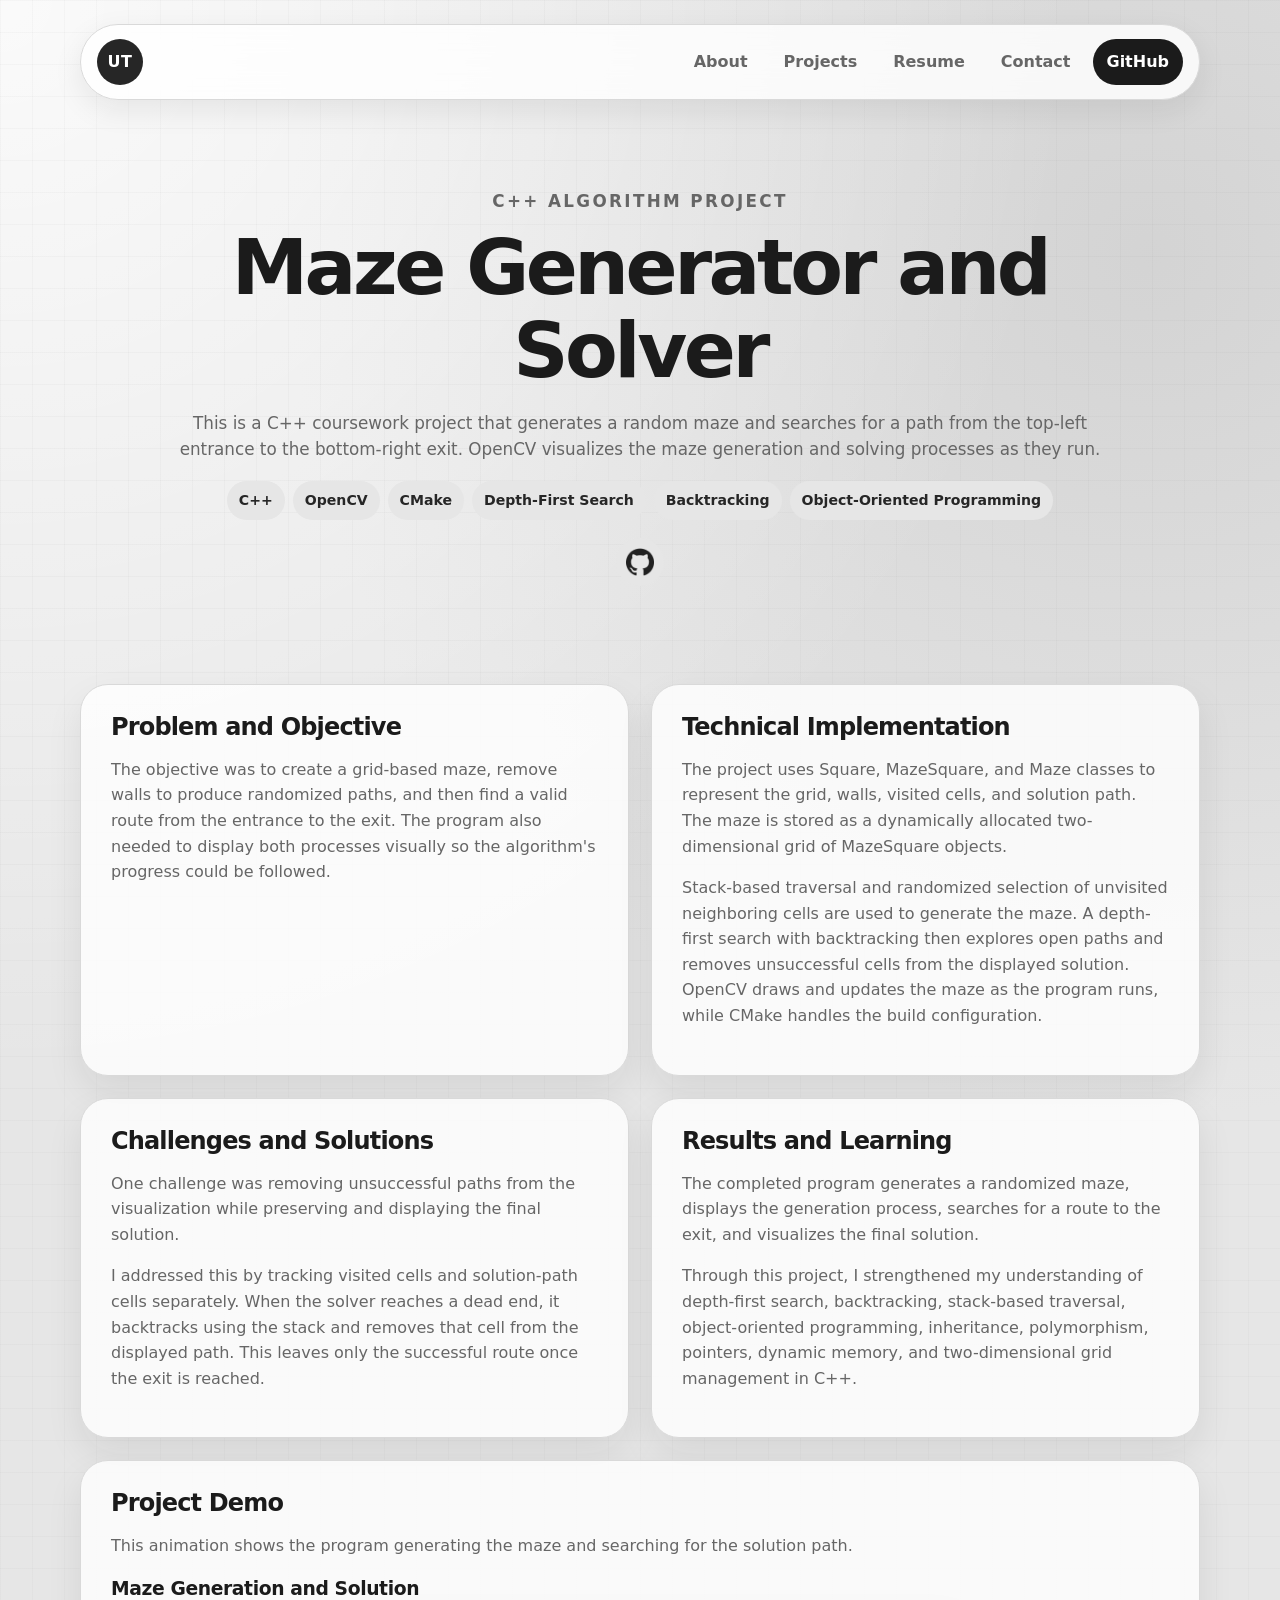
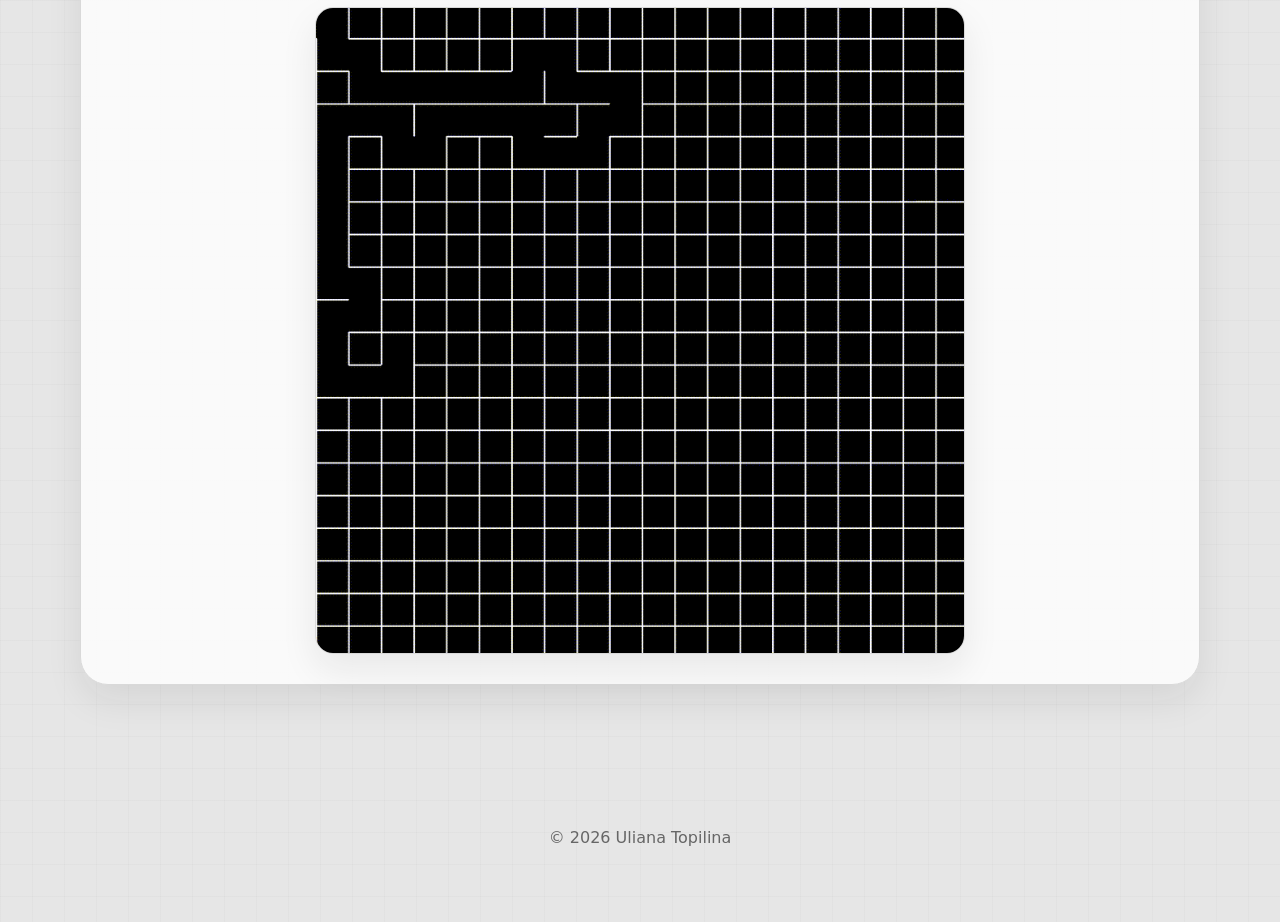
<file: projects/maze.html>
<!DOCTYPE html>
<html lang="en">

<head>
    <meta charset="UTF-8" />
    <meta name="viewport" content="width=device-width, initial-scale=1.0" />
    <meta name="description" content="C++ coursework project that generates and solves random mazes." />
    <title>Uliana Topilina - Maze Generator and Solver</title>
    <link rel="icon" href="../favicon.svg">
    <link rel="stylesheet" href="../style.css" />
</head>

<body>
    <header class="site-header">
        <a class="logo" href="../index.html" aria-label="Uliana Topilina home">UT</a>
        <button class="nav-toggle" type="button" aria-label="Open menu" aria-expanded="false">☰</button>

        <nav class="nav-links">
            <a href="../index.html#about">About</a>
            <a href="../index.html#projects">Projects</a>
            <a href="../resume.html">Resume</a>
            <a href="../index.html#contact">Contact</a>
            <a class="nav-pill" href="https://github.com/ulianatop" target="_blank" rel="noopener">GitHub</a>
        </nav>
    </header>

    <main class="project-detail">
        <section class="section detail-hero">
            <p class="eyebrow">C++ algorithm project</p>
            <h1>Maze Generator and Solver</h1>

            <p>
                This is a C++ coursework project that generates a random maze and searches
                for a path from the top-left entrance to the bottom-right exit. OpenCV
                visualizes the maze generation and solving processes as they run.
            </p>

            <div class="tags">
                <span>C++</span>
                <span>OpenCV</span>
                <span>CMake</span>
                <span>Depth-First Search</span>
                <span>Backtracking</span>
                <span>Object-Oriented Programming</span>
            </div>

            <div class="project-action-icons">
                <a href="https://github.com/ulianatop/maze-generator-solver" target="_blank" rel="noopener"
                    aria-label="View project GitHub repo" title="View GitHub repo">
                    <img src="../images/github.png" alt="" class="project-action-icon">
                </a>
            </div>
        </section>

        <section class="section detail-grid">
            <div class="detail-card">
                <h2>Problem and Objective</h2>
                <p>
                    The objective was to create a grid-based maze, remove walls to produce
                    randomized paths, and then find a valid route from the entrance to the
                    exit. The program also needed to display both processes visually so the
                    algorithm's progress could be followed.
                </p>
            </div>

            <div class="detail-card">
                <h2>Technical Implementation</h2>
                <p>
                    The project uses Square, MazeSquare, and Maze classes to represent the
                    grid, walls, visited cells, and solution path. The maze is stored as a
                    dynamically allocated two-dimensional grid of MazeSquare objects.
                </p>
                <p>
                    Stack-based traversal and randomized selection of unvisited neighboring
                    cells are used to generate the maze. A depth-first search with
                    backtracking then explores open paths and removes unsuccessful cells from
                    the displayed solution. OpenCV draws and updates the maze as the program
                    runs, while CMake handles the build configuration.
                </p>
            </div>

            <div class="detail-card">
                <h2>Challenges and Solutions</h2>
                <p>
                    One challenge was removing unsuccessful paths from the visualization while
                    preserving and displaying the final solution.
                </p>
                <p>
                    I addressed this by tracking visited cells and solution-path cells separately.
                    When the solver reaches a dead end, it backtracks using the stack and removes
                    that cell from the displayed path. This leaves only the successful route once
                    the exit is reached.
                </p>
            </div>

            <div class="detail-card">
                <h2>Results and Learning</h2>
                <p>
                    The completed program generates a randomized maze, displays the generation
                    process, searches for a route to the exit, and visualizes the final
                    solution.
                </p>
                <p>
                    Through this project, I strengthened my understanding of depth-first
                    search, backtracking, stack-based traversal, object-oriented programming,
                    inheritance, polymorphism, pointers, dynamic memory, and two-dimensional
                    grid management in C++.
                </p>
            </div>

            <div class="detail-card wide">
                <h2>Project Demo</h2>
                <p>
                    This animation shows the program generating the maze and searching for
                    the solution path.
                </p>

                <div class="screenshot-list">
                    <div class="screenshot-item">
                        <h3>Maze Generation and Solution</h3>
                        <img src="../images/maze-demo.gif"
                            alt="Animation of the C++ program generating and solving a maze"
                            class="detail-image maze-detail-image" loading="lazy">
                    </div>
                </div>
            </div>
        </section>
    </main>

    <footer class="footer">
        <p>© <span id="year"></span> Uliana Topilina</p>
    </footer>

    <script src="../script.js"></script>
</body>

</html>
</file>
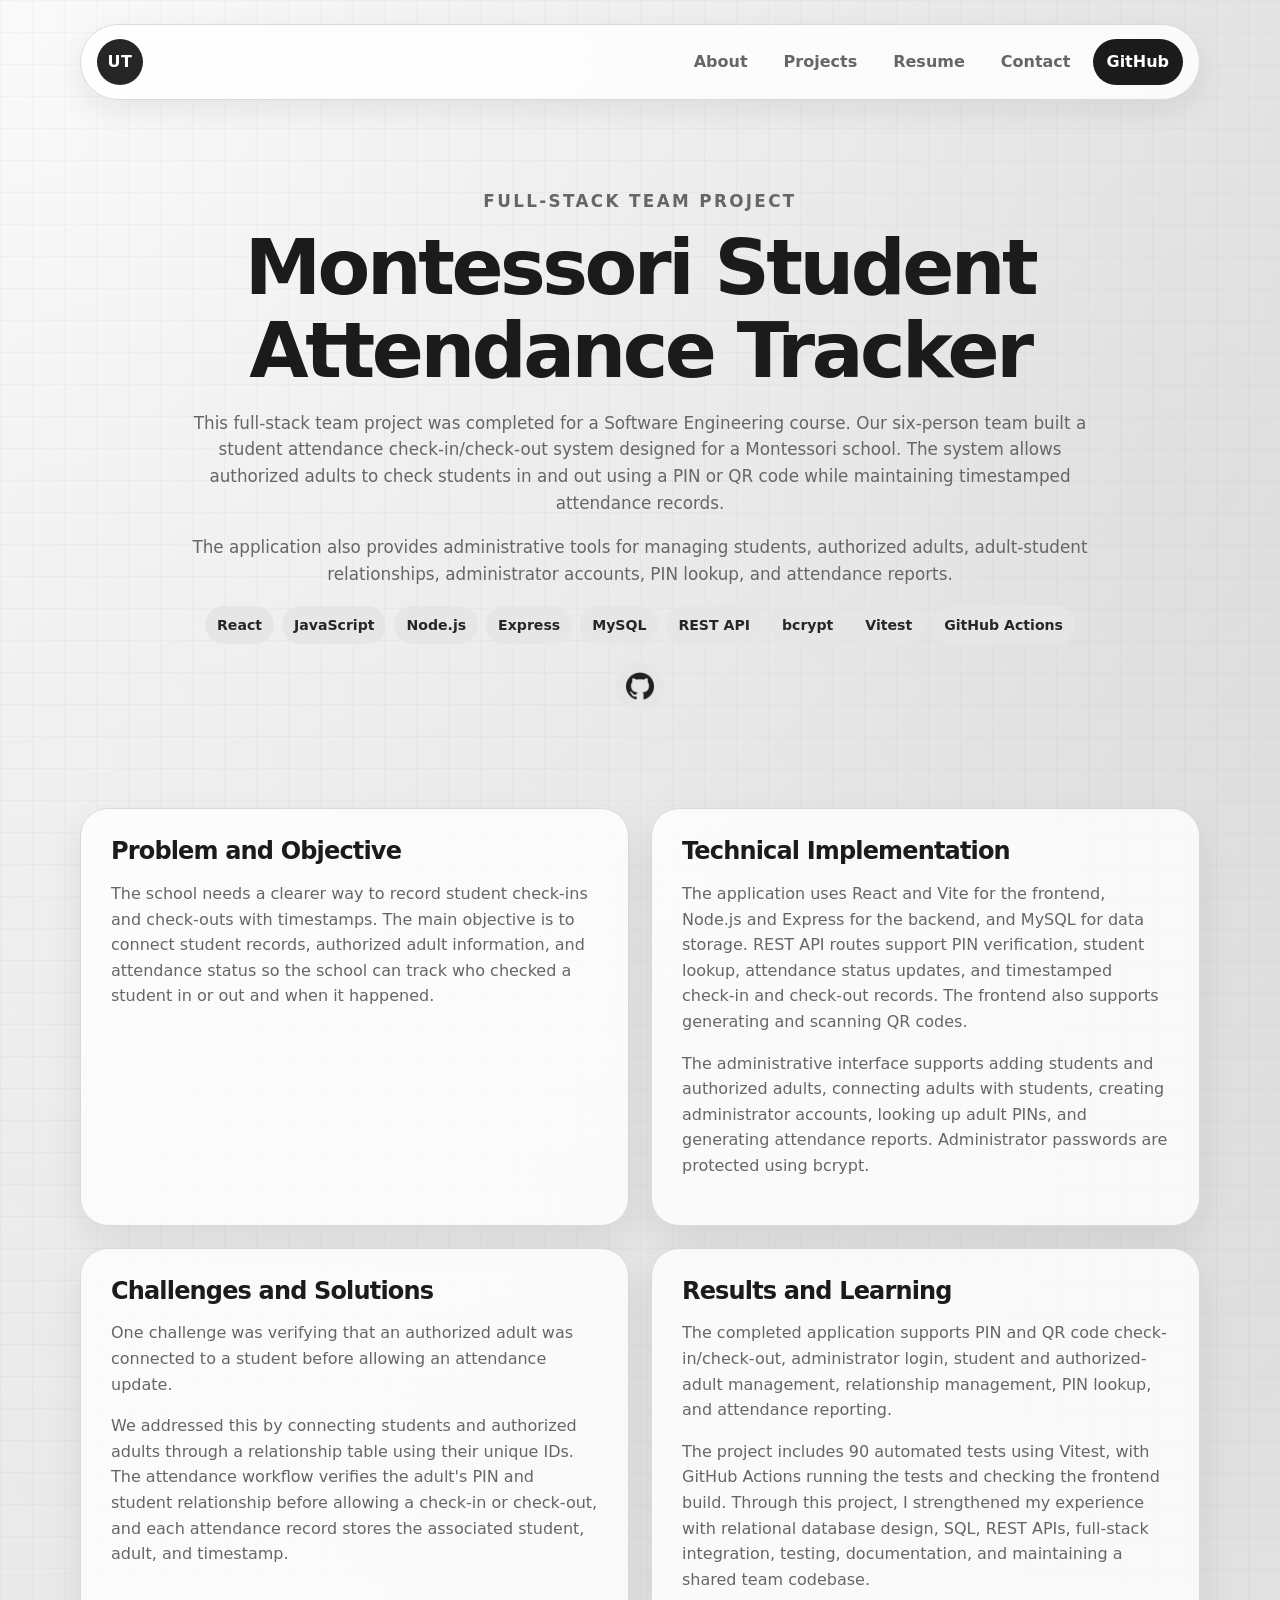
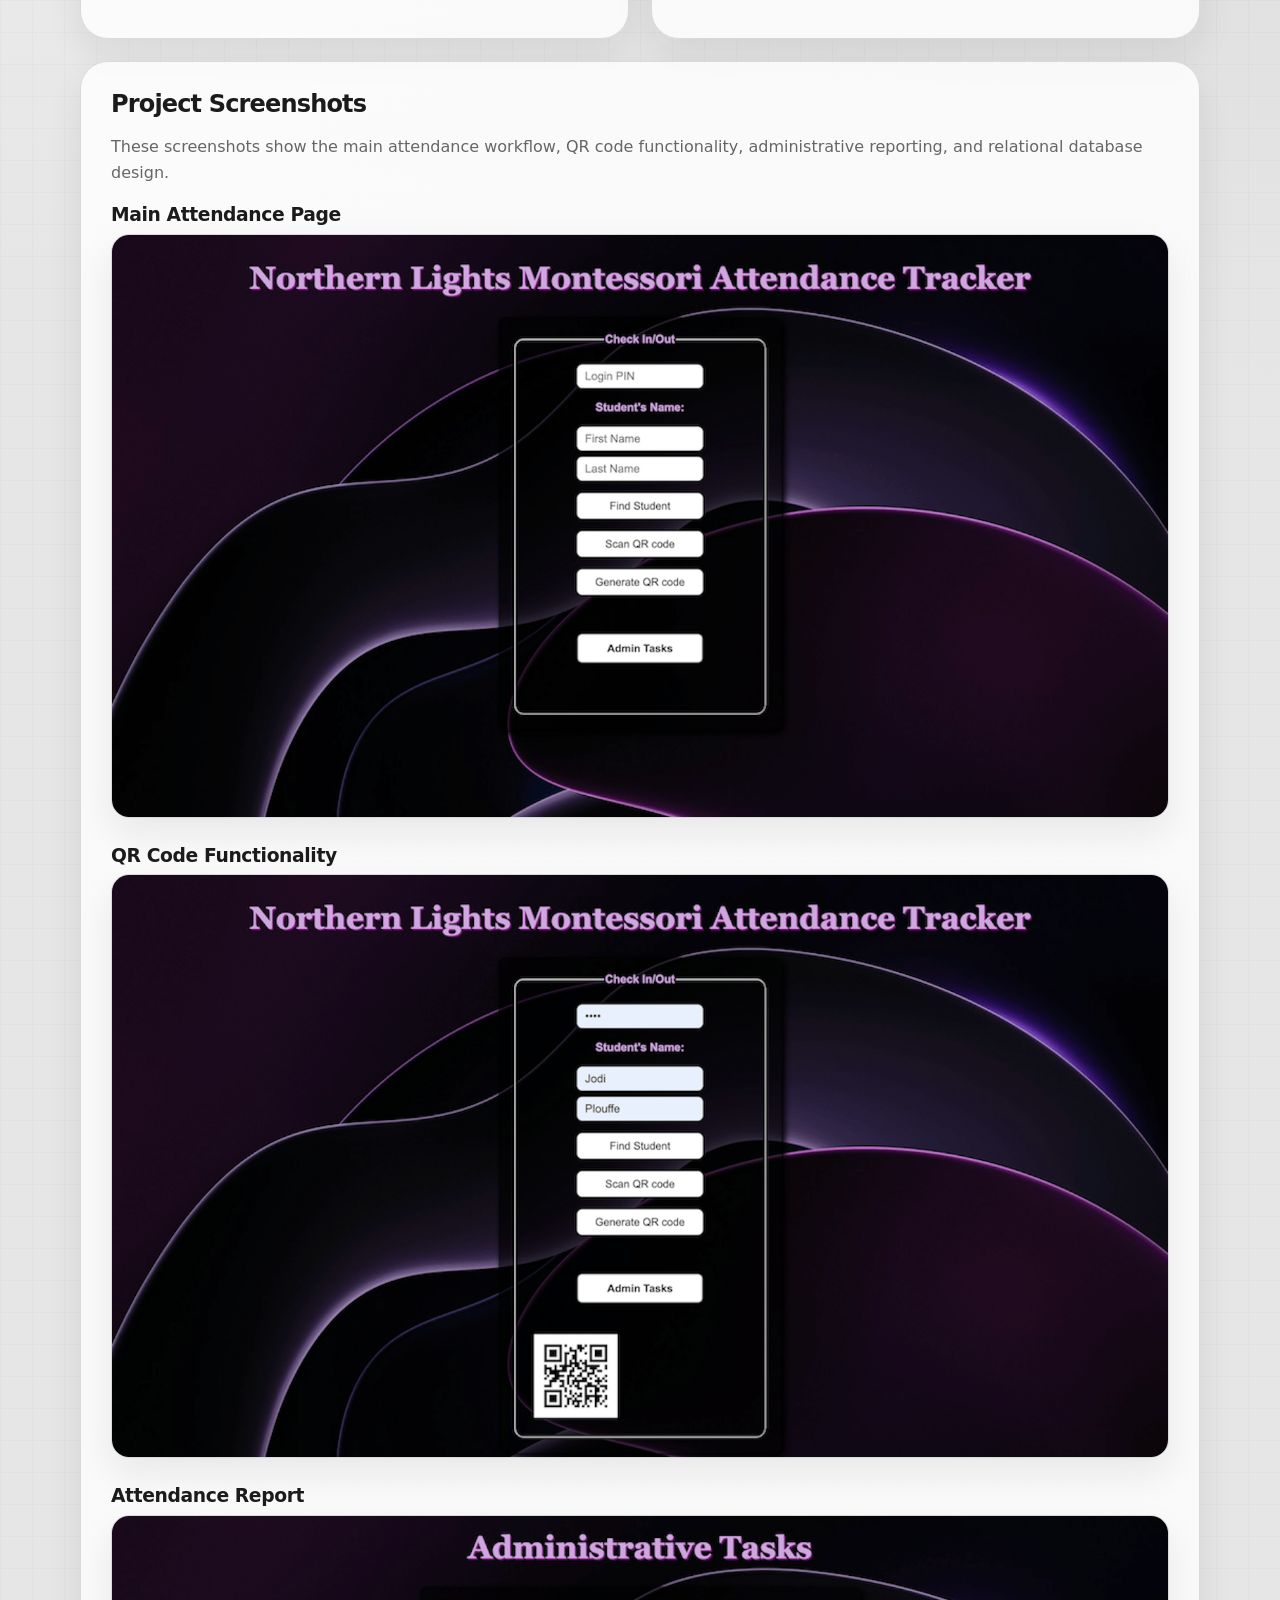
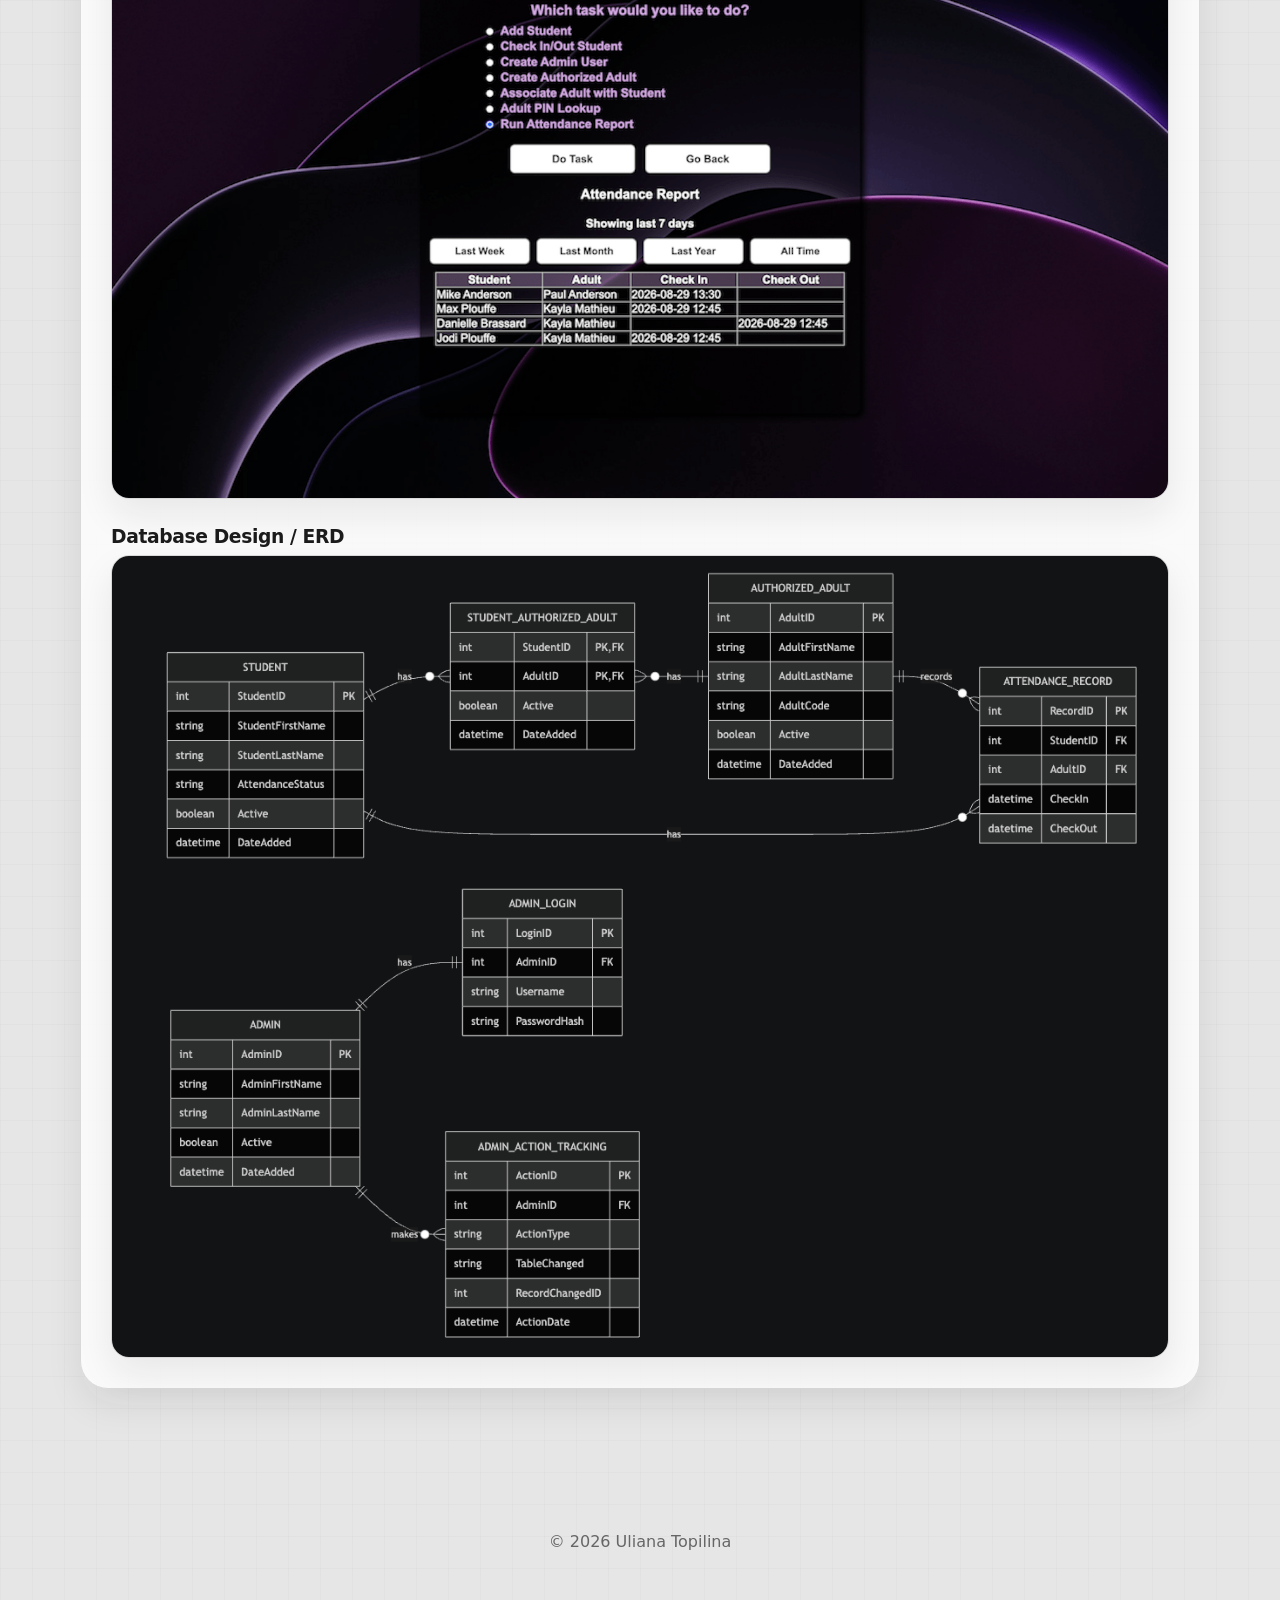
<file: projects/montessori.html>
<!DOCTYPE html>
<html lang="en">

<head>
  <meta charset="UTF-8" />
  <meta name="viewport" content="width=device-width, initial-scale=1.0" />
  <meta name="description" content="Team course project for a Montessori student attendance tracker web app." />
  <title>Uliana Topilina - Montessori Student Attendance Tracker</title>
  <link rel="icon" href="../favicon.svg">
  <link rel="stylesheet" href="../style.css" />
</head>

<body>
  <header class="site-header">
    <a class="logo" href="../index.html" aria-label="Uliana Topilina home">UT</a>
    <button class="nav-toggle" type="button" aria-label="Open menu" aria-expanded="false">☰</button>
    <nav class="nav-links">
      <a href="../index.html#about">About</a>
      <a href="../index.html#projects">Projects</a>
      <a href="../resume.html">Resume</a>
      <a href="../index.html#contact">Contact</a>
      <a class="nav-pill" href="https://github.com/ulianatop" target="_blank" rel="noopener">GitHub</a>
    </nav>
  </header>

  <main class="project-detail">
    <section class="section detail-hero">
      <p class="eyebrow">Full-stack team project</p>
      <h1>Montessori Student Attendance Tracker</h1>
      <p>
        This full-stack team project was completed for a Software Engineering course.
        Our six-person team built a student attendance check-in/check-out system designed
        for a Montessori school. The system allows authorized adults to check students
        in and out using a PIN or QR code while maintaining timestamped attendance records.
      </p>

      <p>
        The application also provides administrative tools for managing students,
        authorized adults, adult-student relationships, administrator accounts, PIN
        lookup, and attendance reports.
      </p>

      <div class="tags">
        <span>React</span>
        <span>JavaScript</span>
        <span>Node.js</span>
        <span>Express</span>
        <span>MySQL</span>
        <span>REST API</span>
        <span>bcrypt</span>
        <span>Vitest</span>
        <span>GitHub Actions</span>
      </div>

      <div class="project-action-icons">
        <a href="https://github.com/ulianatop/student-attendance-tracker" target="_blank" rel="noopener"
          aria-label="View project GitHub repo" title="View GitHub repo">
          <img src="../images/github.png" alt="" class="project-action-icon">
        </a>
      </div>
    </section>

    <section class="section detail-grid">
      <div class="detail-card">
        <h2>Problem and Objective</h2>
        <p>
          The school needs a clearer way to record student check-ins and check-outs with timestamps.
          The main objective is to connect student records, authorized adult information, and attendance
          status so the school can track who checked a student in or out and when it happened.
        </p>
      </div>

      <div class="detail-card">
        <h2>Technical Implementation</h2>
        <p>
          The application uses React and Vite for the frontend, Node.js and Express
          for the backend, and MySQL for data storage. REST API routes support PIN
          verification, student lookup, attendance status updates, and timestamped
          check-in and check-out records. The frontend also supports generating and
          scanning QR codes.
        </p>

        <p>
          The administrative interface supports adding students and authorized adults,
          connecting adults with students, creating administrator accounts, looking up
          adult PINs, and generating attendance reports. Administrator passwords are
          protected using bcrypt.
        </p>
      </div>

      <div class="detail-card">
        <h2>Challenges and Solutions</h2>
        <p>
          One challenge was verifying that an authorized adult was connected to a
          student before allowing an attendance update.
        </p>
        <p>
          We addressed this by connecting students and authorized adults through a
          relationship table using their unique IDs. The attendance workflow verifies
          the adult's PIN and student relationship before allowing a check-in or
          check-out, and each attendance record stores the associated student, adult,
          and timestamp.
        </p>
      </div>

      <div class="detail-card">
        <h2>Results and Learning</h2>
        <p>
          The completed application supports PIN and QR code check-in/check-out,
          administrator login, student and authorized-adult management, relationship
          management, PIN lookup, and attendance reporting.
        </p>
        <p>
          The project includes 90 automated tests using Vitest, with GitHub Actions
          running the tests and checking the frontend build. Through this project, I
          strengthened my experience with relational database design, SQL, REST APIs,
          full-stack integration, testing, documentation, and maintaining a shared
          team codebase.
        </p>
      </div>

      <div class="detail-card wide">
        <h2>Project Screenshots</h2>
        <p>
          These screenshots show the main attendance workflow, QR code functionality,
          administrative reporting, and relational database design.
        </p>

        <div class="screenshot-list">
          <div class="screenshot-item">
            <h3>Main Attendance Page</h3>
            <img src="../images/montessori-main.png" alt="Main student attendance check-in and check-out page"
              class="detail-image" loading="lazy">
          </div>

          <div class="screenshot-item">
            <h3>QR Code Functionality</h3>
            <img src="../images/montessori-qr-code.png" alt="Generated QR code for the student attendance workflow"
              class="detail-image" loading="lazy">
          </div>

          <div class="screenshot-item">
            <h3>Attendance Report</h3>
            <img src="../images/montessori-report.png"
              alt="Administrative attendance report with student check-in and check-out records" class="detail-image"
              loading="lazy">
          </div>

          <div class="screenshot-item">
            <h3>Database Design / ERD</h3>
            <img src="../images/montessori-erd.png"
              alt="Entity relationship diagram for the student attendance database" class="detail-image" loading="lazy">
          </div>
        </div>
      </div>
    </section>
  </main>

  <footer class="footer">
    <p>© <span id="year"></span> Uliana Topilina</p>
  </footer>

  <script src="../script.js"></script>
</body>

</html>
</file>
<file: style.css>
/*
Uliana Topilina - Portfolio
Neutral grayscale palette: gray, white, and black only
*/

:root {
    --bg: #e6e6e6;
    --surface: #fdfdfd;
    --surface-strong: #e6e6e6;
    --text: #1b1b1b;
    --muted: #666666;
    --accent: #555555;
    --accent-dark: #262626;
    --accent-soft: #dcdcdc;
    --gray-medium: #a3a3a3;
    --gray-light: #e7e7e7;
    --border: #d9d9d9;
    --shadow: 0 20px 60px rgba(25, 25, 25, 0.11);
    --radius: 28px;
}

* {
    box-sizing: border-box;
}

html {
    scroll-behavior: smooth;
}

body {
    margin: 0;
    font-family: Inter, ui-sans-serif, system-ui, -apple-system, BlinkMacSystemFont, "Segoe UI", sans-serif;
    color: var(--text);
    background:
        linear-gradient(rgba(25, 25, 25, .025) 1px, transparent 1px),
        linear-gradient(90deg, rgba(25, 25, 25, .025) 1px, transparent 1px),
        radial-gradient(circle at top left, rgba(255, 255, 255, .82), transparent 38%),
        radial-gradient(circle at 90% 10%, rgba(190, 190, 190, .46), transparent 34%),
        var(--bg);
    background-size: 32px 32px, 32px 32px, auto, auto;
    line-height: 1.6;
}

a {
    color: inherit;
    text-decoration: none;
}

img {
    max-width: 100%;
    display: block;
}

.site-header {
    width: min(1120px, calc(100% - 32px));
    margin: 24px auto 0;
    padding: 14px 16px;
    border: 1px solid var(--border);
    border-radius: 999px;
    background: rgba(255, 255, 255, 0.82);
    backdrop-filter: blur(18px);
    box-shadow: 0 10px 30px rgba(25, 25, 25, .08);
    display: flex;
    align-items: center;
    justify-content: space-between;
    position: sticky;
    top: 16px;
    z-index: 10;
}

.logo {
    width: 46px;
    height: 46px;
    border-radius: 50%;
    display: grid;
    place-items: center;
    background: var(--accent-dark);
    color: #ffffff;
    font-weight: 800;
    letter-spacing: .04em;
}

.nav-links {
    display: flex;
    align-items: center;
    gap: 8px;
}

.nav-links a {
    padding: 10px 14px;
    color: var(--muted);
    font-weight: 650;
    border-radius: 999px;
    transition: .2s ease;
}

.nav-links a:hover,
.nav-links a:focus {
    color: var(--accent-dark);
    background: var(--surface-strong);
}

.nav-links .nav-pill {
    background: var(--text);
    color: #ffffff;
}

.nav-toggle {
    display: none;
    border: 0;
    background: var(--surface-strong);
    color: var(--accent-dark);
    border-radius: 50%;
    width: 44px;
    height: 44px;
    font-size: 22px;
}

.section {
    width: min(1120px, calc(100% - 32px));
    margin: 0 auto;
    padding: 88px 0;
}

.hero {
    padding-top: 70px;
}

.hero-card {
    min-height: 560px;
    padding: clamp(28px, 5vw, 64px);
    border-radius: 42px;
    background:
        linear-gradient(135deg, rgba(253, 253, 253, .98), rgba(224, 224, 224, .96)),
        radial-gradient(circle at 80% 20%, rgba(166, 166, 166, .25), transparent 40%);
    border: 1px solid var(--border);
    box-shadow: var(--shadow);
    display: grid;
    grid-template-columns: 1.3fr .7fr;
    align-items: center;
    gap: 42px;
    overflow: hidden;
    position: relative;
}

.hero-card::before {
    content: "";
    position: absolute;
    inset: 0 0 auto;
    height: 12px;
    background: linear-gradient(90deg, #262626, #7a7a7a, #b8b8b8);
}

.eyebrow {
    margin: 0 0 12px;
    color: var(--accent);
    text-transform: uppercase;
    letter-spacing: .14em;
    font-size: .9rem;
    font-weight: 800;
}

h1,
h2,
h3 {
    line-height: 1.08;
    margin: 0;
}

h1 {
    font-size: clamp(3rem, 6vw, 6.5rem);
    letter-spacing: -0.045em;
    font-weight: 600;
}

h2 {
    letter-spacing: -0.035em;
    font-weight: 600;
}

h3 {
    letter-spacing: -0.02em;
}

.typing-line {
    font-size: clamp(1.25rem, 2.2vw, 1.75rem);
    color: var(--accent-dark);
    font-weight: 720;
    margin: 20px 0 14px;
}

.hero-copy,
.section-heading p,
.text-block,
.detail-hero p,
.resume-hero p,
.contact-card p {
    color: var(--muted);
    font-size: 1.05rem;
}

.hero-copy {
    max-width: 720px;
}

.hero-actions {
    display: flex;
    gap: 14px;
    flex-wrap: wrap;
    margin-top: 32px;
}

.button {
    border-radius: 999px;
    padding: 14px 22px;
    font-weight: 800;
    display: inline-flex;
    align-items: center;
    justify-content: center;
    min-height: 50px;
    transition: .2s ease;
}

.button.primary {
    background: var(--accent-dark);
    color: #ffffff;
    box-shadow: 0 14px 30px rgba(25, 25, 25, .2);
}

.button.secondary {
    border: 1px solid var(--border);
    color: var(--accent-dark);
    background: rgba(255, 255, 255, .84);
}

.button:hover {
    transform: translateY(-2px);
}

.button.secondary:hover,
.button.secondary:focus-visible {
    color: var(--accent-dark);
    background: var(--surface-strong);
    border-color: var(--gray-medium);
    transform: translateY(-2px);
}

.profile-wrap {
    position: relative;
    display: grid;
    place-items: center;
}

.soft-orb {
    display: none;
}

.profile-photo {
    position: relative;
    width: min(320px, 74vw);
    aspect-ratio: 4 / 5;
    object-fit: cover;
    object-position: center 40%;
    border-radius: 30px;
    border: 6px solid rgba(255, 255, 255, .92);
    box-shadow:
        16px 16px 0 rgba(38, 38, 38, .12),
        0 26px 58px rgba(25, 25, 25, .18);
}

.two-column {
    display: grid;
    grid-template-columns: .9fr 1.1fr;
    gap: 56px;
    align-items: start;
}

.text-block {
    background: rgba(255, 255, 255, .72);
    border: 1px solid var(--border);
    border-radius: var(--radius);
    padding: 30px;
}

.text-block p:first-child {
    margin-top: 0;
}

.text-block p:last-child {
    margin-bottom: 0;
}

.skills-strip {
    padding: 34px;
    border-radius: 999px;
    border: 1px solid var(--border);
    background: rgba(255, 255, 255, .76);
    display: flex;
    flex-wrap: wrap;
    justify-content: center;
    gap: 16px;
}

.skills-strip span,
.tags span {
    border-radius: 999px;
    padding: 8px 12px;
    background: var(--surface-strong);
    color: var(--accent-dark);
    font-weight: 750;
    font-size: .88rem;
}

.skills-section {
    padding-top: 25px;
    padding-bottom: 35px;
}

.skills-section .eyebrow {
    text-align: center;
}

.section-heading {
    display: grid;
    gap: 10px;
    max-width: 760px;
    margin-bottom: 32px;
}

.project-grid {
    display: grid;
    grid-template-columns: repeat(2, 1fr);
    gap: 22px;
}

.project-card {
    background: rgba(255, 255, 255, .86);
    border: 1px solid var(--border);
    border-radius: var(--radius);
    box-shadow: 0 18px 42px rgba(25, 25, 25, .09);
    overflow: hidden;
    transition: .22s ease;
    display: flex;
    flex-direction: column;
}

.project-card:hover {
    transform: translateY(-5px);
    box-shadow: var(--shadow);
}

.project-card.featured {
    grid-column: span 1;
}

.project-media {
    height: 260px;
    width: 100%;
    background:
        radial-gradient(circle at 20% 20%, rgba(255, 255, 255, 0.98), transparent 38%),
        linear-gradient(135deg, #eeeeee, #dddddd);
    display: flex;
    align-items: center;
    justify-content: center;
    padding: 18px;
    border-bottom: 1px solid var(--border);
    overflow: hidden;
}

.project-image {
    max-width: 100%;
    max-height: 100%;
    width: auto;
    height: auto;
    object-fit: contain;
    border-radius: 18px;
}

.phone-preview .project-image {
    max-height: 245px;
}

.project-content {
    padding: 24px;
    background: rgba(255, 255, 255, .97);
    position: relative;
    z-index: 2;
    display: flex;
    flex-direction: column;
    flex-grow: 1;
}

.status {
    margin: 0 0 10px;
    color: var(--accent);
    font-weight: 800;
    font-size: .88rem;
}

.project-content p {
    color: var(--muted);
}

.tags {
    display: flex;
    flex-wrap: wrap;
    gap: 8px;
    margin: 18px 0;
    justify-content: center;
}

.project-content a {
    font-weight: 850;
    color: var(--accent-dark);
}

.project-card-bottom {
    margin-top: auto;
    padding-top: 24px;
    display: flex;
    align-items: center;
    justify-content: space-between;
    gap: 14px;
}

.project-card-bottom a:first-child {
    font-weight: 850;
    color: var(--accent-dark);
}

.project-card-bottom a:last-child {
    width: 42px;
    height: 42px;
    border-radius: 50%;
    background: var(--surface-strong);
    display: grid;
    place-items: center;
    transition: .2s ease;
    flex-shrink: 0;
}

.project-card-bottom a:last-child:hover {
    transform: translateY(-2px);
    background: var(--accent-soft);
}

.project-github-icon {
    width: 26px;
    height: 26px;
    object-fit: contain;
}

.project-action-icons {
    margin-top: 18px;
    display: flex;
    justify-content: center;
    gap: 14px;
}

.project-action-icons a {
    width: 48px;
    height: 48px;
    border-radius: 50%;
    background: var(--surface-strong);
    display: grid;
    place-items: center;
    transition: .2s ease;
}

.project-action-icons a:hover {
    transform: translateY(-2px);
    background: var(--accent-soft);
}

.project-action-icon {
    width: 28px;
    height: 28px;
    object-fit: contain;
}

.contact-card {
    margin-bottom: 70px;
    padding: 46px;
    border-radius: 36px;
    background:
        radial-gradient(circle at 18% 20%, rgba(140, 140, 140, 0.36), transparent 36%),
        radial-gradient(circle at 85% 75%, rgba(175, 175, 175, 0.14), transparent 40%),
        linear-gradient(135deg, #3d3d3d 0%, #292929 55%, #151515 100%);
    color: #ffffff;
    display: grid;
    grid-template-columns: 1fr 1fr;
    gap: 40px;
    box-shadow: var(--shadow);
}

.contact-card .eyebrow,
.contact-card p {
    color: #e4e4e4;
}

.simple-contact-form {
    display: grid;
    gap: 10px;
    margin-top: 24px;
}

.simple-contact-form label {
    font-weight: 750;
    color: #ffffff;
    margin-top: 8px;
}

.simple-contact-form input,
.simple-contact-form textarea {
    width: 100%;
    border: 1px solid rgba(255, 255, 255, 0.2);
    border-radius: 18px;
    padding: 14px 16px;
    font: inherit;
    color: #ffffff;
    background: rgba(255, 255, 255, 0.1);
}

.simple-contact-form input::placeholder,
.simple-contact-form textarea::placeholder {
    color: #cccccc;
}

.simple-contact-form textarea {
    min-height: 110px;
    resize: vertical;
}

.simple-contact-form button {
    border: 0;
    border-radius: 18px;
    padding: 14px 18px;
    font: inherit;
    font-weight: 800;
    color: var(--accent-dark);
    background: #ffffff;
}

.contact-info-card {
    padding: 30px;
    border-radius: 28px;
    background: rgba(255, 255, 255, 0.08);
    border: 1px solid rgba(255, 255, 255, 0.15);
    align-self: center;
}

.contact-info-card h3 {
    margin-bottom: 24px;
    color: #ffffff;
}

.contact-info-list {
    display: grid;
    gap: 22px;
}

.contact-info-list a,
.contact-location {
    display: flex;
    align-items: center;
    gap: 14px;
}

.contact-info-list strong {
    display: block;
    color: #ffffff;
}

.contact-info-list span {
    display: block;
    color: #cccccc;
}

.contact-icon {
    width: 38px;
    height: 38px;
    object-fit: contain;
    background: #ffffff;
    border-radius: 50%;
    padding: 8px;
    flex-shrink: 0;
}

.footer {
    text-align: center;
    color: var(--muted);
    padding: 36px 16px 56px;
}

.project-detail .detail-hero {
    text-align: center;
    max-width: 930px;
}

.detail-hero h1,
.resume-hero h1 {
    font-size: clamp(2.7rem, 6vw, 5.6rem);
}

.detail-grid,
.resume-layout {
    display: grid;
    grid-template-columns: repeat(2, 1fr);
    gap: 22px;
    padding-top: 10px;
}

.detail-card,
.resume-block {
    padding: 30px;
    border-radius: var(--radius);
    background: rgba(255, 255, 255, .82);
    border: 1px solid var(--border);
    box-shadow: 0 16px 36px rgba(25, 25, 25, .08);
}

.detail-card p,
.resume-block p {
    color: var(--muted);
}

.detail-card.wide {
    grid-column: 1 / -1;
}

.resume-hero {
    text-align: center;
    padding-bottom: 36px;
}

.resume-hero .button {
    margin-top: 24px;
}

.resume-contact {
    margin: 22px auto 0;
    display: flex;
    justify-content: center;
    flex-wrap: wrap;
    gap: 12px;
    color: var(--muted);
}

.resume-contact a,
.resume-contact span {
    padding: 8px 12px;
    border-radius: 999px;
    background: rgba(255, 255, 255, 0.8);
    border: 1px solid var(--border);
    font-weight: 700;
}

.resume-contact a {
    transition: .2s ease;
}

.resume-contact a:hover,
.resume-contact a:focus-visible {
    color: var(--accent-dark);
    background: var(--surface-strong);
    border-color: var(--gray-medium);
    transform: translateY(-2px);
}

.resume-block.wide {
    grid-column: 1 / -1;
}

.resume-item {
    margin-top: 24px;
}

.resume-item:first-of-type {
    margin-top: 12px;
}

.resume-item h3 {
    margin-bottom: 6px;
}

.resume-item p {
    margin: 6px 0 10px;
}

.resume-item ul {
    margin: 0;
    padding-left: 22px;
    color: var(--muted);
}

.resume-item li {
    margin-bottom: 8px;
}

.education-item {
    margin-top: 28px;
}

.education-item h3 {
    font-size: 1.35rem;
    font-weight: 800;
    margin-bottom: 6px;
}

.degree-title {
    font-weight: 800;
    color: var(--muted);
    margin: 6px 0 10px;
}

.screenshot-list {
    display: grid;
    gap: 28px;
    margin-top: 20px;
}

.screenshot-item h3 {
    margin-bottom: 8px;
}

.screenshot-item p {
    margin-bottom: 14px;
}

.phone-screenshot-grid {
    display: grid;
    grid-template-columns: repeat(2, 1fr);
    gap: 28px;
    align-items: start;
    margin-top: 20px;
}

.detail-image {
    width: 100%;
    border-radius: 18px;
    border: 1px solid var(--border);
    box-shadow: 0 16px 36px rgba(25, 25, 25, .08);
}

.phone-detail-image {
    max-width: 330px;
    width: 100%;
    margin: 0 auto;
    border-radius: 28px;
}

.maze-detail-image {
    max-width: 650px;
    width: 100%;
    display: block;
    margin: 0 auto;
}

.phone-screenshot-grid .screenshot-item h3 {
    text-align: center;
}

.detail-grid,
.detail-card,
.resume-layout,
.resume-block,
.screenshot-item {
    min-width: 0;
}

pre {
    background: #222222;
    color: #ffffff;
    padding: 18px;
    border-radius: 18px;
    overflow-x: auto;
    font-size: 0.92rem;
    line-height: 1.5;
}

code {
    font-family: "Courier New", monospace;
}

.success-page {
    min-height: 100vh;
    width: min(1120px, calc(100% - 32px));
    margin: 0 auto;
    display: grid;
    place-items: center;
    padding: 48px 0;
}

.success-card {
    width: 100%;
    padding: clamp(36px, 7vw, 72px);
    border-radius: 42px;
    background: rgba(255, 255, 255, .9);
    border: 1px solid var(--border);
    box-shadow: var(--shadow);
    text-align: center;
}

.success-card h1 {
    font-size: clamp(3rem, 8vw, 6rem);
    letter-spacing: -0.07em;
}

.success-card p {
    color: var(--muted);
    font-size: 1.1rem;
    margin: 18px 0 28px;
}



@media (max-width: 860px) {
    .nav-toggle {
        display: block;
    }

    .nav-links {
        position: absolute;
        top: calc(100% + 10px);
        left: 0;
        right: 0;
        padding: 12px;
        border-radius: 26px;
        border: 1px solid var(--border);
        background: var(--surface);
        box-shadow: var(--shadow);
        display: none;
        flex-direction: column;
        align-items: stretch;
    }

    .nav-links.open {
        display: flex;
    }

    .nav-links a {
        text-align: center;
    }

    .hero-card,
    .two-column,
    .contact-card,
    .detail-grid,
    .resume-layout {
        grid-template-columns: 1fr;
    }

    .hero-card {
        min-height: auto;
    }

    .profile-wrap {
        order: -1;
    }

    .project-grid {
        grid-template-columns: 1fr;
    }

    .section {
        padding: 60px 0;
    }

    .skills-strip {
        border-radius: 28px;
    }

    .contact-card {
        padding: 32px;
    }

    .phone-screenshot-grid {
        grid-template-columns: 1fr;
    }

    .success-page {
        min-height: 100vh;
        padding: 32px 0;
    }

    .success-card {
        border-radius: 28px;
        padding: 36px 22px;
    }

    body {
        overflow-x: hidden;
    }

    .site-header {
        width: min(100% - 20px, 1120px);
        padding: 10px 12px;
    }

    .detail-card {
        padding: 22px;
    }

    pre {
        max-width: 100%;
        overflow-x: auto;
        white-space: pre;
        font-size: 0.78rem;
        padding: 14px;
        border-radius: 14px;
    }

    code {
        display: block;
        max-width: 100%;
    }

    .contact-info-list a>div,
    .contact-location>div {
        min-width: 0;
    }

    .contact-info-list span {
        overflow-wrap: anywhere;
    }
}
</file>
